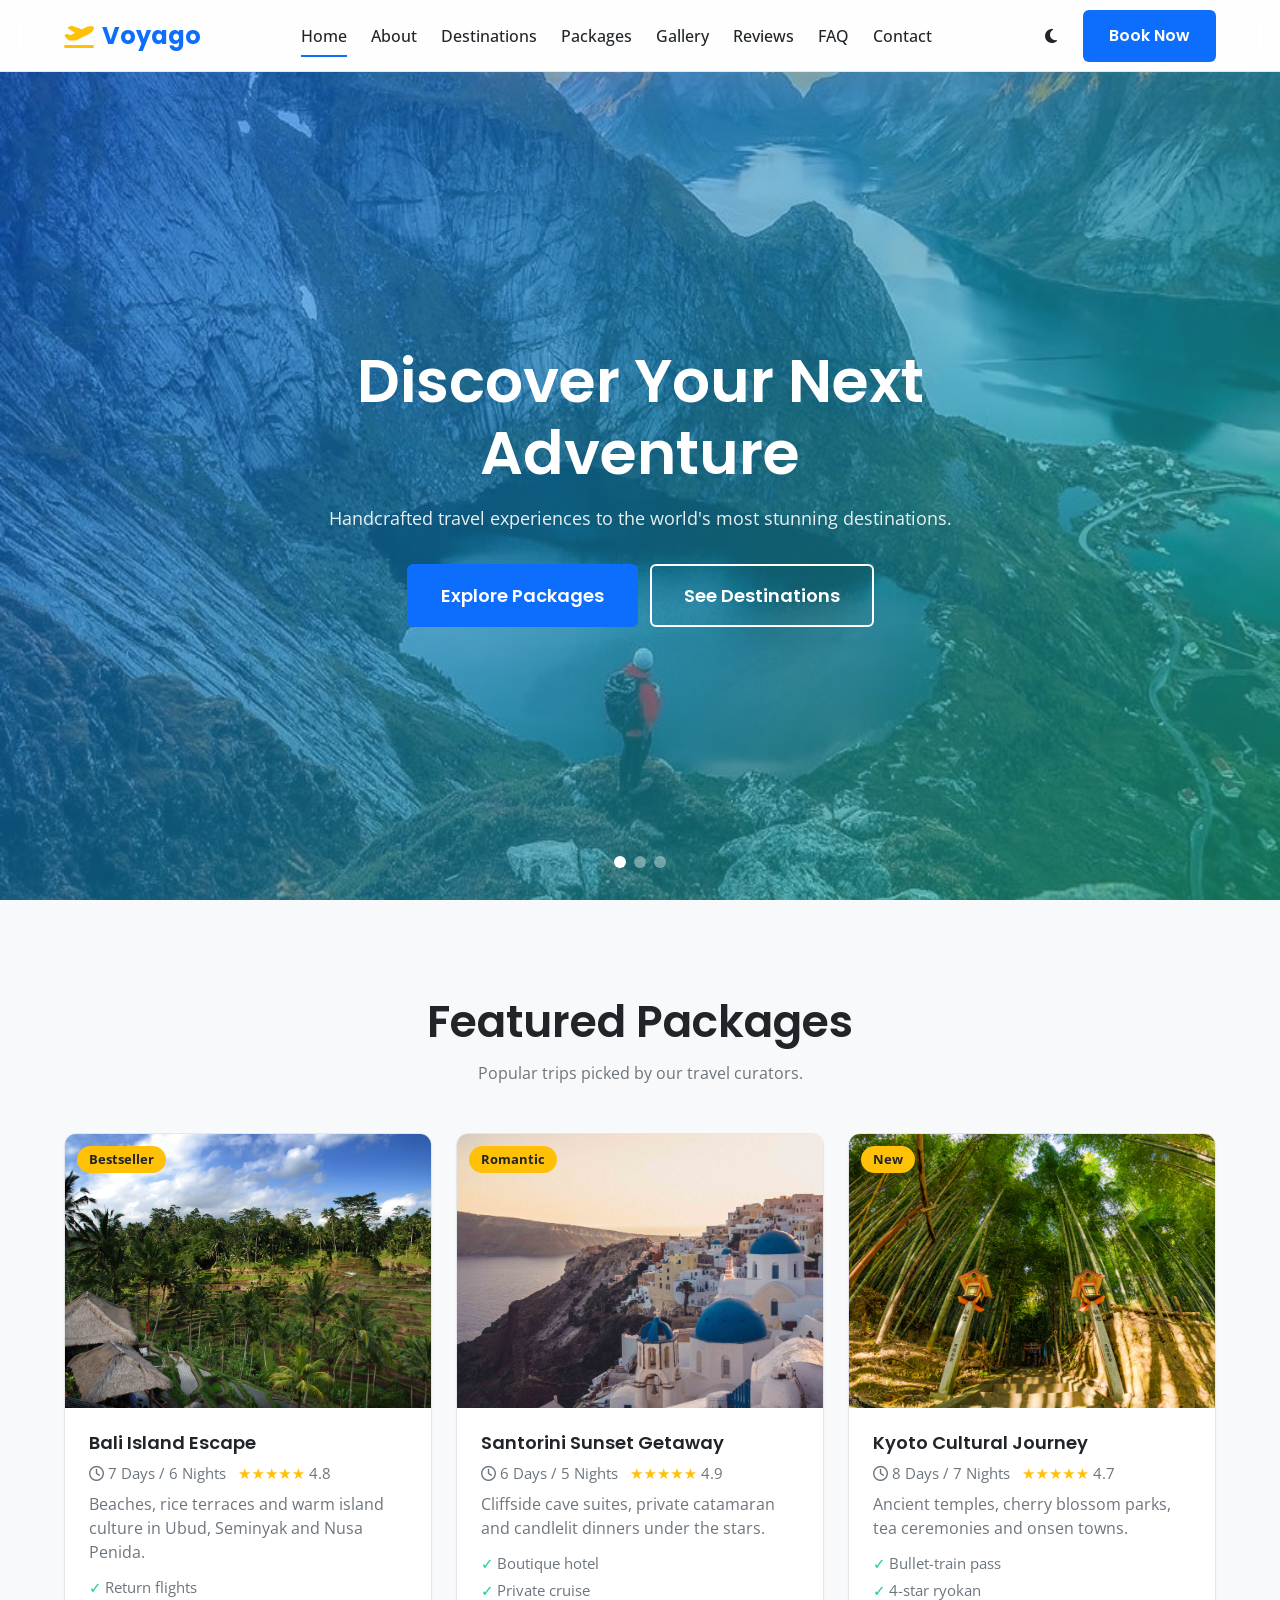
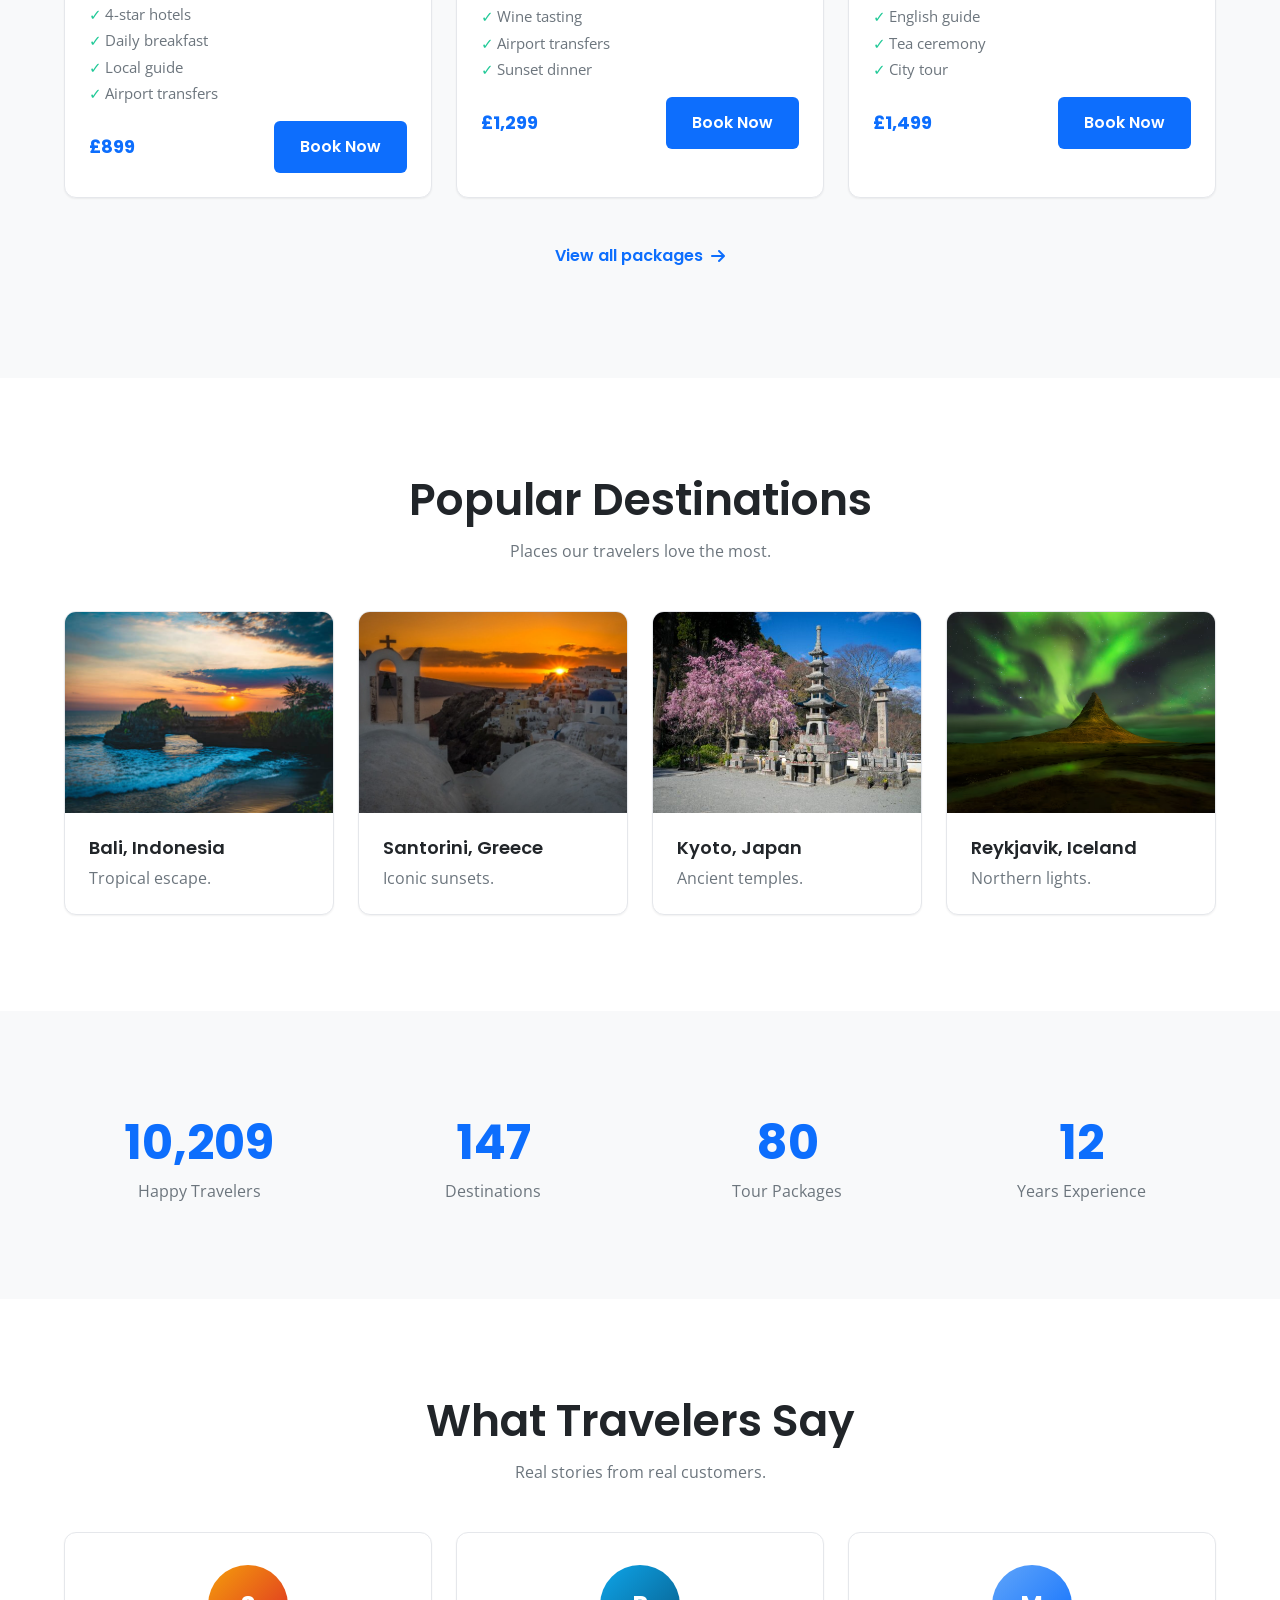
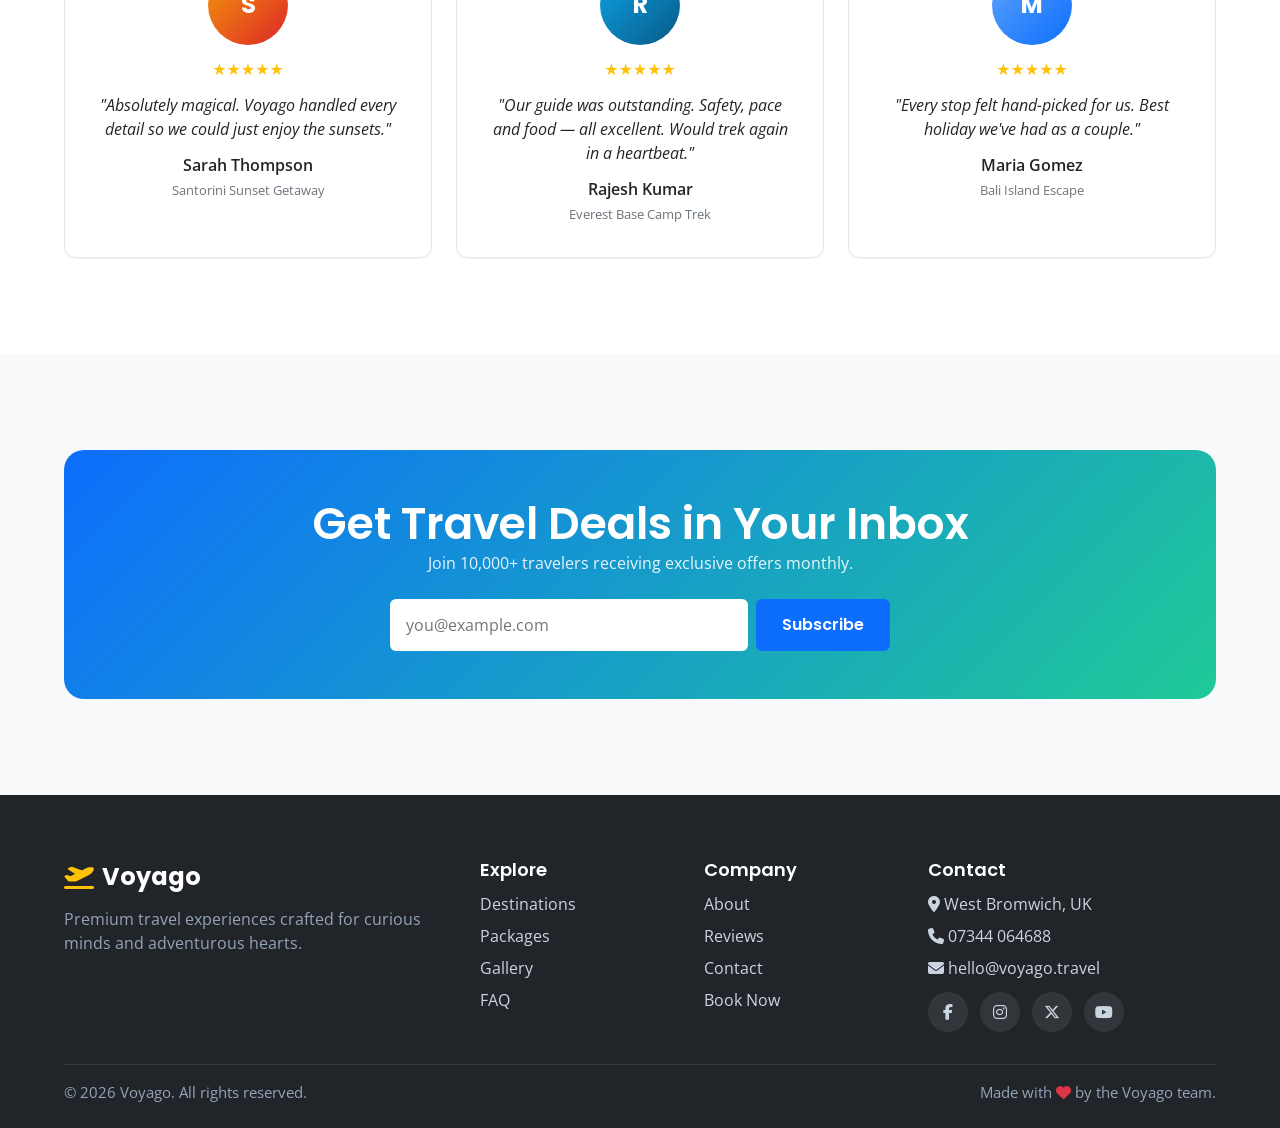
<file: index.html>
<!DOCTYPE html>
<html lang="en">
<head>
  <meta charset="UTF-8" />
  <meta name="viewport" content="width=device-width, initial-scale=1.0" />
  <meta name="description" content="Voyago — premium travel agency offering holiday packages, honeymoon tours, adventure trips and more." />
  <title>Voyago — Discover Your Next Adventure</title>
  <link rel="icon" href="assets/favicon/favicon.ico" />
  <link rel="preconnect" href="https://fonts.googleapis.com" />
  <link rel="preconnect" href="https://fonts.gstatic.com" crossorigin />
  <link href="https://fonts.googleapis.com/css2?family=Open+Sans:wght@400;500;600&family=Poppins:wght@400;500;600;700&display=swap" rel="stylesheet" />
  <link rel="stylesheet" href="https://cdnjs.cloudflare.com/ajax/libs/font-awesome/6.5.1/css/all.min.css" />
  <link rel="stylesheet" href="assets/css/reset.css" />
  <link rel="stylesheet" href="assets/css/variables.css" />
  <link rel="stylesheet" href="assets/css/style.css" />
  <link rel="stylesheet" href="assets/css/components.css" />
  <link rel="stylesheet" href="assets/css/animations.css" />
  <link rel="stylesheet" href="assets/css/responsive.css" />
</head>
<body>
  <a class="skip-link" href="#main">Skip to main content</a>

  <div class="loader" id="loader" aria-hidden="true">
    <div class="loader-spinner" role="status" aria-label="Loading"></div>
  </div>

  <header class="site-header" role="banner">
    <div class="container">
      <nav class="nav" aria-label="Primary">
        <a href="index.html" class="brand" aria-label="Voyago home">
          <i class="fa-solid fa-plane-departure" aria-hidden="true"></i>
          Voyago
        </a>
        <ul class="nav-menu" id="navMenu" aria-label="Main menu">
          <li><a href="index.html" class="active">Home</a></li>
          <li><a href="about.html">About</a></li>
          <li><a href="destinations.html">Destinations</a></li>
          <li><a href="packages.html">Packages</a></li>
          <li><a href="gallery.html">Gallery</a></li>
          <li><a href="testimonials.html">Reviews</a></li>
          <li><a href="faq.html">FAQ</a></li>
          <li><a href="contact.html">Contact</a></li>
        </ul>
        <div class="nav-actions">
          <button class="theme-toggle" id="themeToggle" aria-label="Toggle dark mode" aria-pressed="false">
            <i class="fa-solid fa-moon" aria-hidden="true"></i>
          </button>
          <a href="booking.html" class="btn btn-primary">Book Now</a>
          <button class="nav-toggle" id="navToggle" aria-label="Toggle menu" aria-controls="navMenu" aria-expanded="false">
            <i class="fa-solid fa-bars" aria-hidden="true"></i>
          </button>
        </div>
      </nav>
    </div>
  </header>

  <main id="main">
    <section class="hero" aria-labelledby="heroTitle">
      <div class="slider" id="heroSlider" aria-roledescription="carousel">
        <div class="slide active" style="background: linear-gradient(135deg, rgba(13,110,253,.55), rgba(32,201,151,.55)), url('assets/images/hero/travel-landscape-wide.jpg') center/cover no-repeat;">
          <div class="hero-inner">
            <h1 id="heroTitle">Discover Your Next Adventure</h1>
            <p>Handcrafted travel experiences to the world's most stunning destinations.</p>
            <div class="hero-actions">
              <a href="packages.html" class="btn btn-primary btn-lg">Explore Packages</a>
              <a href="destinations.html" class="btn btn-outline btn-lg">See Destinations</a>
            </div>
          </div>
        </div>
        <div class="slide" style="background: linear-gradient(135deg, rgba(220,53,69,.5), rgba(255,193,7,.5)), url('assets/images/hero/tropical-beach-aerial.jpg') center/cover no-repeat;">
          <div class="hero-inner">
            <h1>Escape the Ordinary</h1>
            <p>From tropical islands to snowy peaks — we design trips you'll remember forever.</p>
            <div class="hero-actions">
              <a href="booking.html" class="btn btn-primary btn-lg">Start Booking</a>
            </div>
          </div>
        </div>
        <div class="slide" style="background: linear-gradient(135deg, rgba(32,201,151,.55), rgba(13,110,253,.55)), url('assets/images/hero/himalaya-ridge.jpg') center/cover no-repeat;">
          <div class="hero-inner">
            <h1>Travel Made Simple</h1>
            <p>Flights, hotels, tours — one team, one plan, unforgettable memories.</p>
            <div class="hero-actions">
              <a href="contact.html" class="btn btn-primary btn-lg">Talk to an Expert</a>
            </div>
          </div>
        </div>
        <div class="slider-dots" id="sliderDots" role="tablist" aria-label="Slides"></div>
      </div>
    </section>

    <section class="section">
      <div class="container">
        <h2 class="section-title reveal">Featured Packages</h2>
        <p class="section-lead reveal">Popular trips picked by our travel curators.</p>
        <div class="grid-3 stagger" id="featuredPackages">
          <!-- injected by packages.js -->
        </div>
        <div style="text-align:center; margin-top: var(--sp-6);">
          <a href="packages.html" class="btn btn-ghost">View all packages <i class="fa-solid fa-arrow-right"></i></a>
        </div>
      </div>
    </section>

    <section class="section" style="background: var(--color-surface);">
      <div class="container">
        <h2 class="section-title reveal">Popular Destinations</h2>
        <p class="section-lead reveal">Places our travelers love the most.</p>
        <div class="grid-4">
          <a href="destinations.html" class="card reveal">
            <div class="card-media"><img src="assets/images/destinations/bali.jpg" alt="Bali temple at sunset" loading="lazy"></div>
            <div class="card-body"><h3 class="card-title">Bali, Indonesia</h3><p>Tropical escape.</p></div>
          </a>
          <a href="destinations.html" class="card reveal">
            <div class="card-media"><img src="assets/images/destinations/santorini.jpg" alt="Santorini Oia sunset" loading="lazy"></div>
            <div class="card-body"><h3 class="card-title">Santorini, Greece</h3><p>Iconic sunsets.</p></div>
          </a>
          <a href="destinations.html" class="card reveal">
            <div class="card-media"><img src="assets/images/destinations/kyoto.jpg" alt="Kyoto pagoda cherry blossom" loading="lazy"></div>
            <div class="card-body"><h3 class="card-title">Kyoto, Japan</h3><p>Ancient temples.</p></div>
          </a>
          <a href="destinations.html" class="card reveal">
            <div class="card-media"><img src="assets/images/destinations/iceland.avif" alt="Iceland northern lights" loading="lazy"></div>
            <div class="card-body"><h3 class="card-title">Reykjavik, Iceland</h3><p>Northern lights.</p></div>
          </a>
        </div>
      </div>
    </section>

    <section class="section">
      <div class="container">
        <div class="stats-grid">
          <div class="stat reveal"><span class="num" data-count="12500">0</span><p>Happy Travelers</p></div>
          <div class="stat reveal"><span class="num" data-count="180">0</span><p>Destinations</p></div>
          <div class="stat reveal"><span class="num" data-count="98">0</span><p>Tour Packages</p></div>
          <div class="stat reveal"><span class="num" data-count="15">0</span><p>Years Experience</p></div>
        </div>
      </div>
    </section>

    <section class="section" style="background: var(--color-surface);">
      <div class="container">
        <h2 class="section-title reveal">What Travelers Say</h2>
        <p class="section-lead reveal">Real stories from real customers.</p>
        <div class="grid-3 stagger" id="testimonialPreview">
          <!-- injected -->
        </div>
      </div>
    </section>

    <section class="section">
      <div class="container">
        <div class="newsletter reveal">
          <h2>Get Travel Deals in Your Inbox</h2>
          <p>Join 10,000+ travelers receiving exclusive offers monthly.</p>
          <form class="newsletter-form" id="newsletterForm" novalidate>
            <label for="newsletterEmail" class="visually-hidden" style="position:absolute;left:-9999px;">Email</label>
            <input type="email" id="newsletterEmail" placeholder="you@example.com" required />
            <button type="submit" class="btn btn-primary">Subscribe</button>
          </form>
        </div>
      </div>
    </section>
  </main>

  <footer class="site-footer" role="contentinfo">
    <div class="container">
      <div class="footer-grid">
        <div>
          <div class="brand" style="color:#fff;"><i class="fa-solid fa-plane-departure"></i> Voyago</div>
          <p style="color:#94a3b8; margin-top: var(--sp-3);">Premium travel experiences crafted for curious minds and adventurous hearts.</p>
        </div>
        <div>
          <h4>Explore</h4>
          <ul>
            <li><a href="destinations.html">Destinations</a></li>
            <li><a href="packages.html">Packages</a></li>
            <li><a href="gallery.html">Gallery</a></li>
            <li><a href="faq.html">FAQ</a></li>
          </ul>
        </div>
        <div>
          <h4>Company</h4>
          <ul>
            <li><a href="about.html">About</a></li>
            <li><a href="testimonials.html">Reviews</a></li>
            <li><a href="contact.html">Contact</a></li>
            <li><a href="booking.html">Book Now</a></li>
          </ul>
        </div>
        <div>
          <h4>Contact</h4>
          <ul>
            <li><i class="fa-solid fa-location-dot"></i> West Bromwich, UK</li>
            <li><i class="fa-solid fa-phone"></i> 07344 064688</li>
            <li><i class="fa-solid fa-envelope"></i> hello@voyago.travel</li>
          </ul>
          <div class="socials" style="margin-top: var(--sp-3);">
            <a href="#" aria-label="Facebook"><i class="fa-brands fa-facebook-f"></i></a>
            <a href="#" aria-label="Instagram"><i class="fa-brands fa-instagram"></i></a>
            <a href="#" aria-label="Twitter"><i class="fa-brands fa-x-twitter"></i></a>
            <a href="#" aria-label="YouTube"><i class="fa-brands fa-youtube"></i></a>
          </div>
        </div>
      </div>
      <div class="footer-bottom">
        <span>&copy; <span id="year"></span> Voyago. All rights reserved.</span>
        <span>Made with <i class="fa-solid fa-heart" style="color:var(--color-danger);"></i> by the Voyago team.</span>
      </div>
    </div>
  </footer>

  <button class="back-to-top" id="backToTop" aria-label="Back to top">
    <i class="fa-solid fa-arrow-up"></i>
  </button>

  <script src="assets/jquery/jquery.min.js"></script>
  <script src="assets/js/main.js"></script>
  <script src="assets/js/navbar.js"></script>
  <script src="assets/js/slider.js"></script>
  <script src="assets/js/packages.js"></script>
  <script src="assets/js/storage.js"></script>
  <script src="assets/js/accessibility.js"></script>
  <script src="assets/jquery/custom.jquery.js"></script>
</body>
</html>
</file>
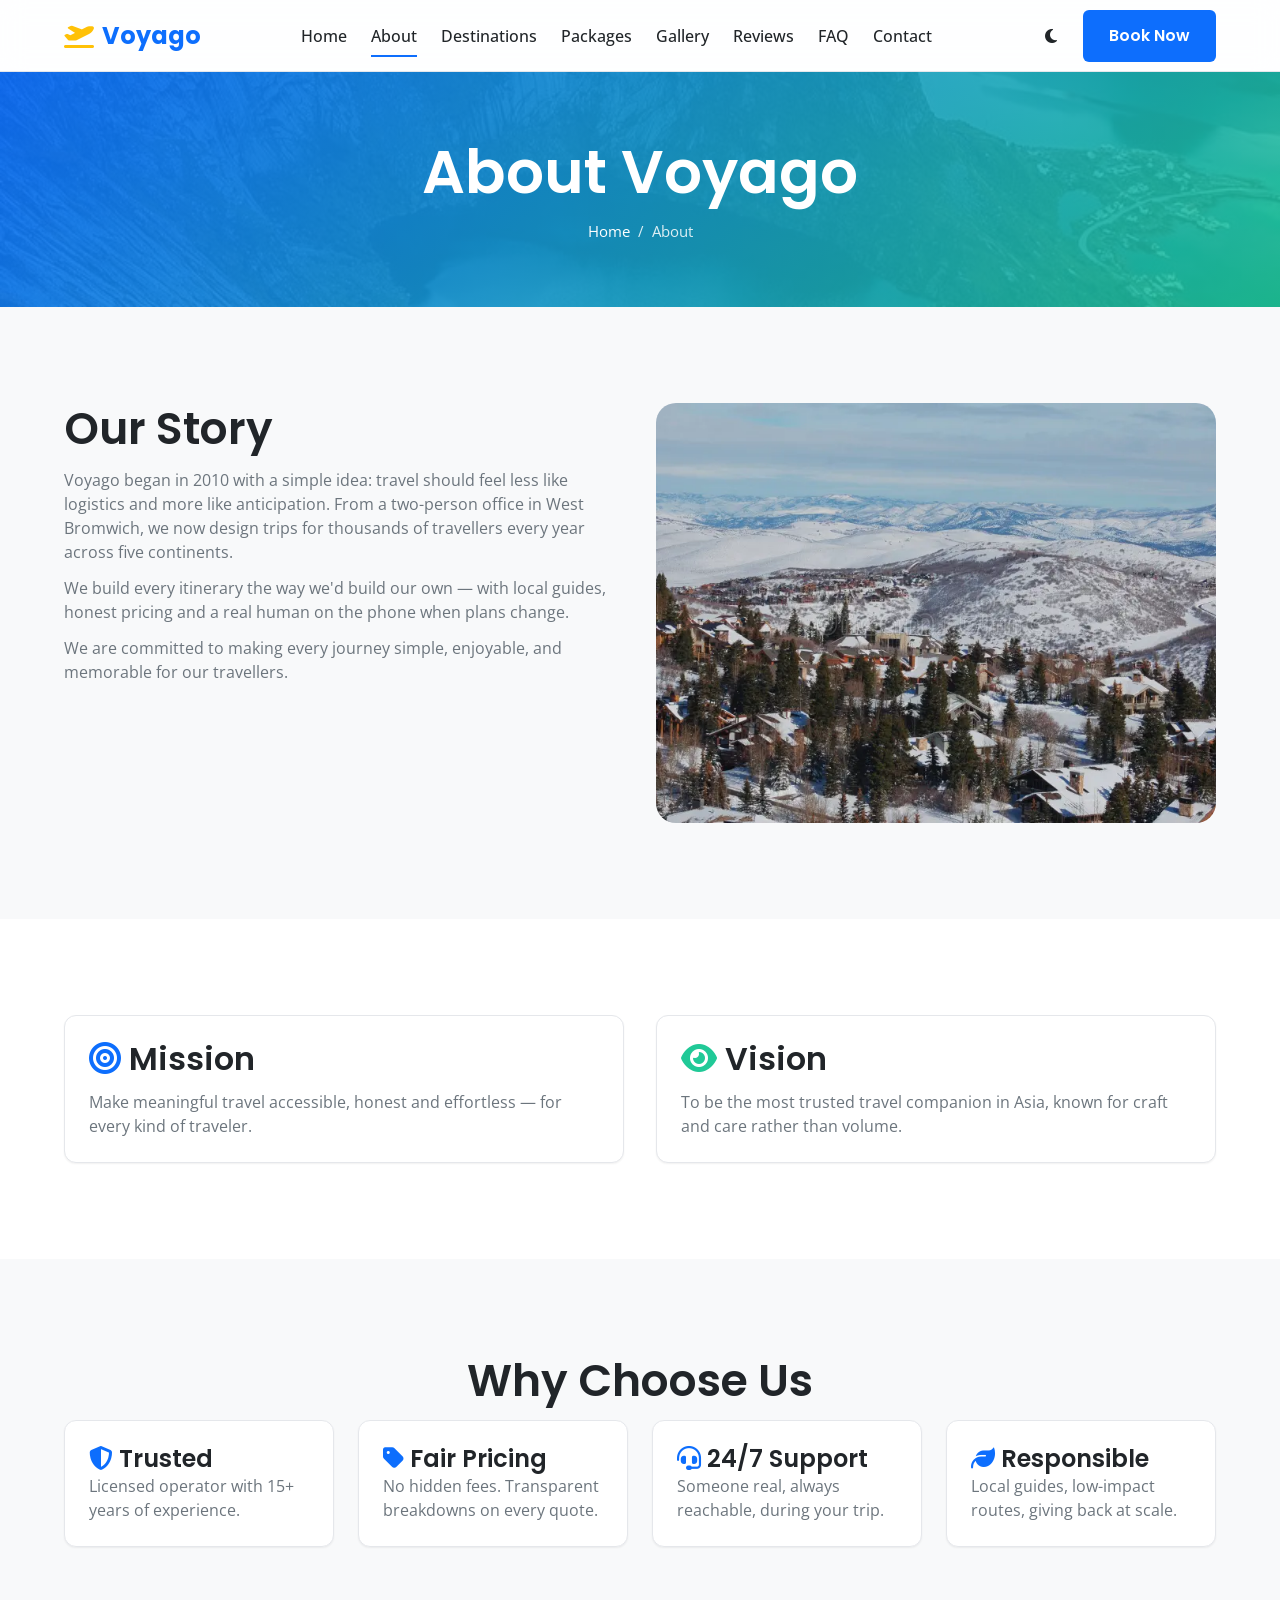
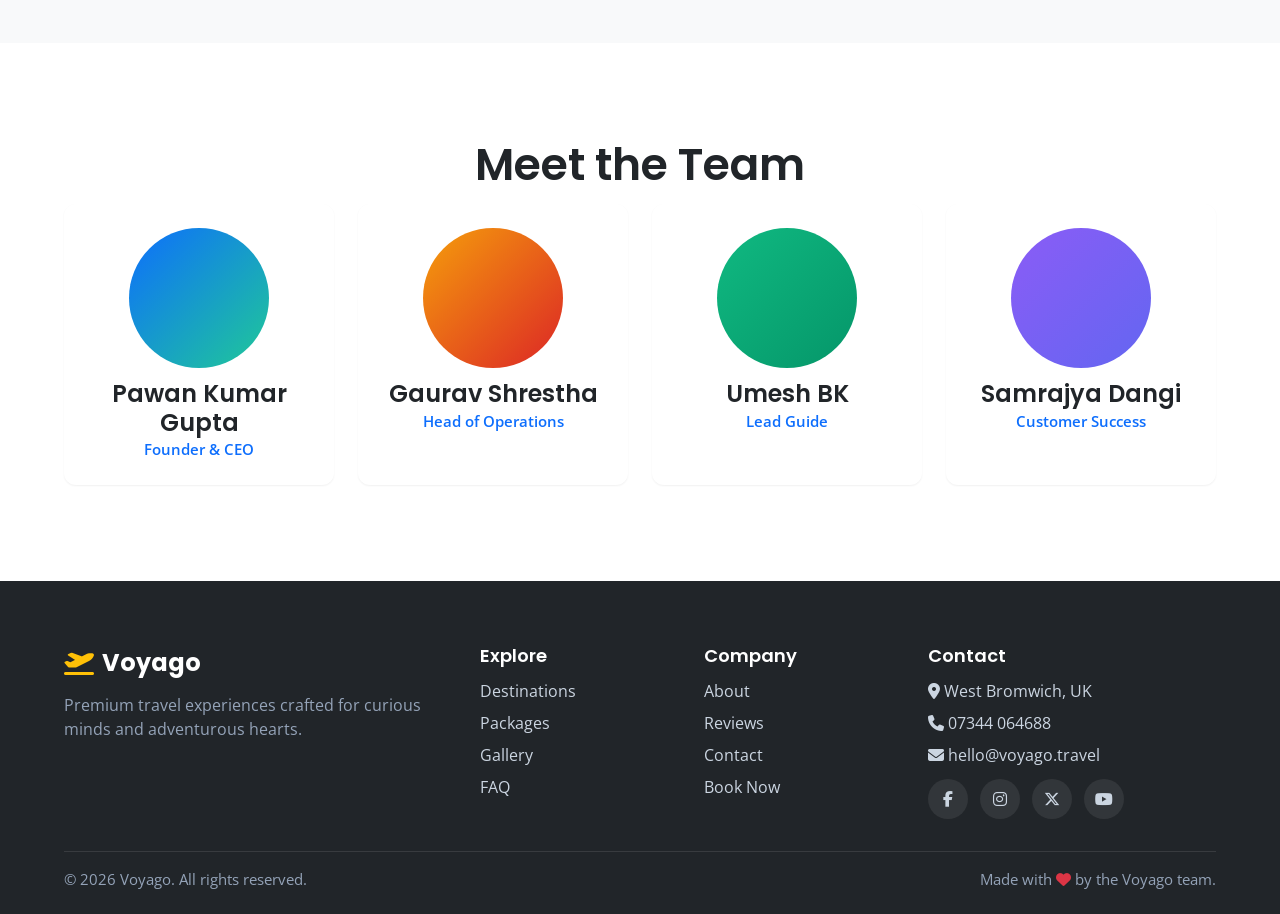
<file: about.html>
<!DOCTYPE html>
<html lang="en">
<head>
  <meta charset="UTF-8" />
  <meta name="viewport" content="width=device-width, initial-scale=1.0" />
  <meta name="description" content="About Voyago — our story, mission, vision and the people behind the trips." />
  <title>About — Voyago</title>
  <link rel="icon" href="assets/favicon/favicon.ico" />
  <link rel="preconnect" href="https://fonts.googleapis.com" />
  <link rel="preconnect" href="https://fonts.gstatic.com" crossorigin />
  <link href="https://fonts.googleapis.com/css2?family=Open+Sans:wght@400;500;600&family=Poppins:wght@400;500;600;700&display=swap" rel="stylesheet" />
  <link rel="stylesheet" href="https://cdnjs.cloudflare.com/ajax/libs/font-awesome/6.5.1/css/all.min.css" />
  <link rel="stylesheet" href="assets/css/reset.css" />
  <link rel="stylesheet" href="assets/css/variables.css" />
  <link rel="stylesheet" href="assets/css/style.css" />
  <link rel="stylesheet" href="assets/css/components.css" />
  <link rel="stylesheet" href="assets/css/animations.css" />
  <link rel="stylesheet" href="assets/css/responsive.css" />
</head>
<body>
  <a class="skip-link" href="#main">Skip to main content</a>
  <div class="loader" id="loader" aria-hidden="true"><div class="loader-spinner" role="status" aria-label="Loading"></div></div>

  <header class="site-header" role="banner">
    <div class="container">
      <nav class="nav" aria-label="Primary">
        <a href="index.html" class="brand"><i class="fa-solid fa-plane-departure"></i> Voyago</a>
        <ul class="nav-menu" id="navMenu">
          <li><a href="index.html">Home</a></li>
          <li><a href="about.html" class="active">About</a></li>
          <li><a href="destinations.html">Destinations</a></li>
          <li><a href="packages.html">Packages</a></li>
          <li><a href="gallery.html">Gallery</a></li>
          <li><a href="testimonials.html">Reviews</a></li>
          <li><a href="faq.html">FAQ</a></li>
          <li><a href="contact.html">Contact</a></li>
        </ul>
        <div class="nav-actions">
          <button class="theme-toggle" id="themeToggle" aria-label="Toggle dark mode"><i class="fa-solid fa-moon"></i></button>
          <a href="booking.html" class="btn btn-primary">Book Now</a>
          <button class="nav-toggle" id="navToggle" aria-label="Toggle menu" aria-controls="navMenu" aria-expanded="false"><i class="fa-solid fa-bars"></i></button>
        </div>
      </nav>
    </div>
  </header>

  <main id="main">
    <section class="page-banner">
      <div class="container">
        <h1>About Voyago</h1>
        <nav class="breadcrumb" aria-label="Breadcrumb"><a href="index.html">Home</a> / <span>About</span></nav>
      </div>
    </section>

    <section class="section">
      <div class="container grid-2">
        <div class="reveal left">
          <h2>Our Story</h2>
          <p style="margin-top: var(--sp-3);">Voyago began in 2010 with a simple idea: travel should feel less like logistics and more like anticipation. From a two-person office in West Bromwich, we now design trips for thousands of travellers every year across five continents.</p>
          <p style="margin-top: var(--sp-3);">We build every itinerary the way we'd build our own — with local guides, honest pricing and a real human on the phone when plans change.</p>
          <p style="margin-top: var(--sp-3);">We are committed to making every journey simple, enjoyable, and memorable for our travellers.</p>
        </div>
        <div class="reveal right" style="border-radius:var(--radius-lg); aspect-ratio:4/3; overflow:hidden;">
          <img src="assets/images/gallery/alpine-valley.webp" alt="Voyago team roots — mountain valley" loading="lazy" style="width:100%; height:100%; object-fit:cover; display:block;">
        </div>
      </div>
    </section>

    <section class="section" style="background: var(--color-surface);">
      <div class="container">
        <div class="grid-2">
          <div class="card reveal">
            <div class="card-body">
              <h3><i class="fa-solid fa-bullseye" style="color:var(--color-primary);"></i> Mission</h3>
              <p style="margin-top:var(--sp-3);">Make meaningful travel accessible, honest and effortless — for every kind of traveler.</p>
            </div>
          </div>
          <div class="card reveal">
            <div class="card-body">
              <h3><i class="fa-solid fa-eye" style="color:var(--color-secondary);"></i> Vision</h3>
              <p style="margin-top:var(--sp-3);">To be the most trusted travel companion in Asia, known for craft and care rather than volume.</p>
            </div>
          </div>
        </div>
      </div>
    </section>

    <section class="section">
      <div class="container">
        <h2 class="section-title reveal">Why Choose Us</h2>
        <div class="grid-4 stagger">
          <div class="card"><div class="card-body"><h4><i class="fa-solid fa-shield-halved" style="color:var(--color-primary);"></i> Trusted</h4><p>Licensed operator with 15+ years of experience.</p></div></div>
          <div class="card"><div class="card-body"><h4><i class="fa-solid fa-tag" style="color:var(--color-primary);"></i> Fair Pricing</h4><p>No hidden fees. Transparent breakdowns on every quote.</p></div></div>
          <div class="card"><div class="card-body"><h4><i class="fa-solid fa-headset" style="color:var(--color-primary);"></i> 24/7 Support</h4><p>Someone real, always reachable, during your trip.</p></div></div>
          <div class="card"><div class="card-body"><h4><i class="fa-solid fa-leaf" style="color:var(--color-primary);"></i> Responsible</h4><p>Local guides, low-impact routes, giving back at scale.</p></div></div>
        </div>
      </div>
    </section>

    <section class="section" style="background: var(--color-surface);">
      <div class="container">
        <h2 class="section-title reveal">Meet the Team</h2>
        <div class="grid-4 stagger">
          <div class="team-card">
            <div class="team-avatar" style="background:linear-gradient(135deg,#0d6efd,#20c997);"></div>
            <h4>Pawan Kumar Gupta</h4>
            <span class="team-role">Founder & CEO</span>
          </div>
          <div class="team-card">
            <div class="team-avatar" style="background:linear-gradient(135deg,#f59e0b,#dc2626);"></div>
            <h4>Gaurav Shrestha</h4>
            <span class="team-role">Head of Operations</span>
          </div>
          <div class="team-card">
            <div class="team-avatar" style="background:linear-gradient(135deg,#10b981,#059669);"></div>
            <h4>Umesh BK</h4>
            <span class="team-role">Lead Guide</span>
          </div>
          <div class="team-card">
            <div class="team-avatar" style="background:linear-gradient(135deg,#8b5cf6,#6366f1);"></div>
            <h4>Samrajya Dangi</h4>
            <span class="team-role">Customer Success</span>
          </div>
        </div>
      </div>
    </section>
  </main>

  <footer class="site-footer" role="contentinfo">
    <div class="container">
      <div class="footer-grid">
        <div>
          <div class="brand" style="color:#fff;"><i class="fa-solid fa-plane-departure"></i> Voyago</div>
          <p style="color:#94a3b8; margin-top: var(--sp-3);">Premium travel experiences crafted for curious minds and adventurous hearts.</p>
        </div>
        <div><h4>Explore</h4><ul><li><a href="destinations.html">Destinations</a></li><li><a href="packages.html">Packages</a></li><li><a href="gallery.html">Gallery</a></li><li><a href="faq.html">FAQ</a></li></ul></div>
        <div><h4>Company</h4><ul><li><a href="about.html">About</a></li><li><a href="testimonials.html">Reviews</a></li><li><a href="contact.html">Contact</a></li><li><a href="booking.html">Book Now</a></li></ul></div>
        <div>
          <h4>Contact</h4>
          <ul>
            <li><i class="fa-solid fa-location-dot"></i> West Bromwich, UK</li>
            <li><i class="fa-solid fa-phone"></i> 07344 064688</li>
            <li><i class="fa-solid fa-envelope"></i> hello@voyago.travel</li>
          </ul>
          <div class="socials" style="margin-top: var(--sp-3);">
            <a href="#" aria-label="Facebook"><i class="fa-brands fa-facebook-f"></i></a>
            <a href="#" aria-label="Instagram"><i class="fa-brands fa-instagram"></i></a>
            <a href="#" aria-label="Twitter"><i class="fa-brands fa-x-twitter"></i></a>
            <a href="#" aria-label="YouTube"><i class="fa-brands fa-youtube"></i></a>
          </div>
        </div>
      </div>
      <div class="footer-bottom">
        <span>&copy; <span id="year"></span> Voyago. All rights reserved.</span>
        <span>Made with <i class="fa-solid fa-heart" style="color:var(--color-danger);"></i> by the Voyago team.</span>
      </div>
    </div>
  </footer>

  <button class="back-to-top" id="backToTop" aria-label="Back to top"><i class="fa-solid fa-arrow-up"></i></button>

  <script src="assets/jquery/jquery.min.js"></script>
  <script src="assets/js/main.js"></script>
  <script src="assets/js/navbar.js"></script>
  <script src="assets/js/storage.js"></script>
  <script src="assets/js/accessibility.js"></script>
  <script src="assets/jquery/custom.jquery.js"></script>
</body>
</html>
</file>
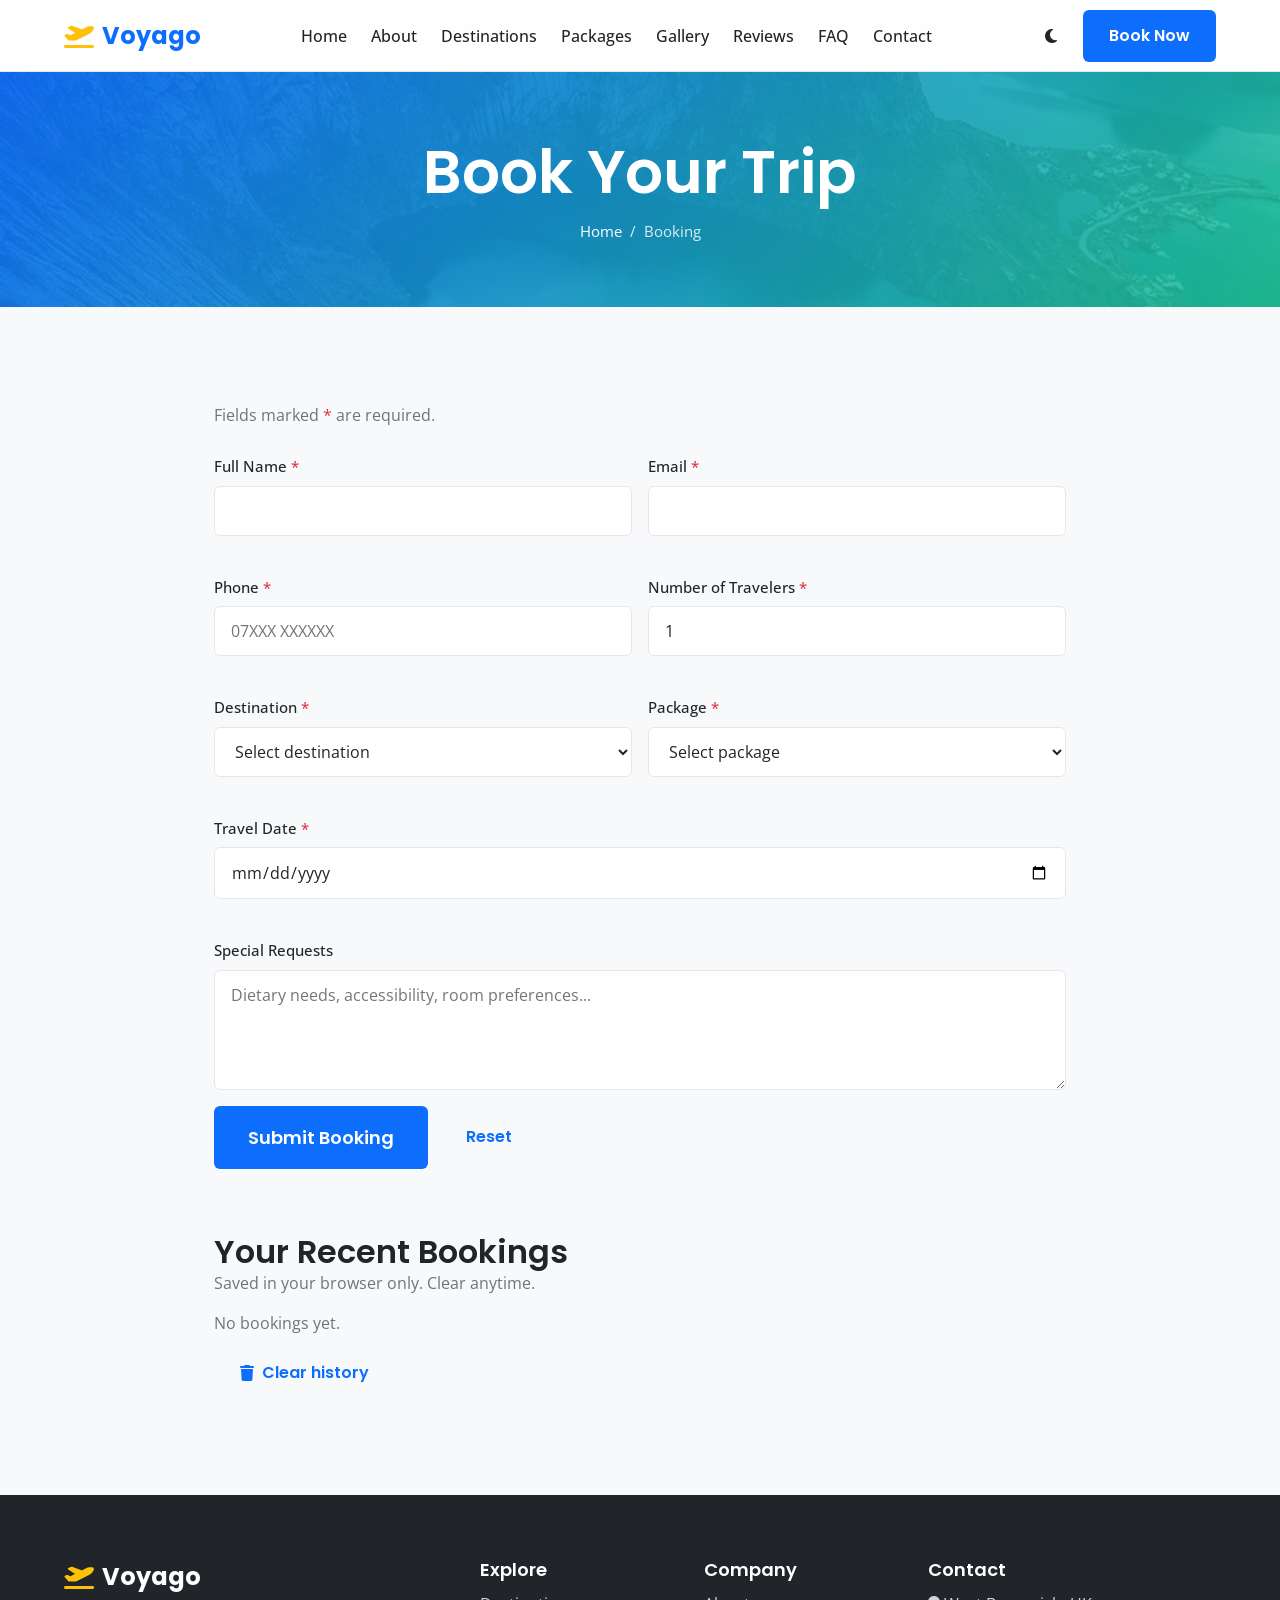
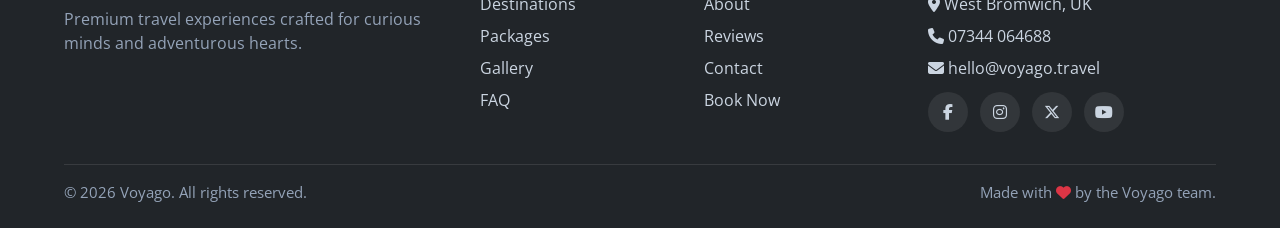
<file: booking.html>
<!DOCTYPE html>
<html lang="en">
<head>
  <meta charset="UTF-8" />
  <meta name="viewport" content="width=device-width, initial-scale=1.0" />
  <meta name="description" content="Book your Voyago trip — fill in details and receive instant confirmation." />
  <title>Book Now — Voyago</title>
  <link rel="icon" href="assets/favicon/favicon.ico" />
  <link href="https://fonts.googleapis.com/css2?family=Open+Sans:wght@400;500;600&family=Poppins:wght@400;500;600;700&display=swap" rel="stylesheet" />
  <link rel="stylesheet" href="https://cdnjs.cloudflare.com/ajax/libs/font-awesome/6.5.1/css/all.min.css" />
  <link rel="stylesheet" href="assets/css/reset.css" />
  <link rel="stylesheet" href="assets/css/variables.css" />
  <link rel="stylesheet" href="assets/css/style.css" />
  <link rel="stylesheet" href="assets/css/components.css" />
  <link rel="stylesheet" href="assets/css/animations.css" />
  <link rel="stylesheet" href="assets/css/responsive.css" />
</head>
<body>
  <a class="skip-link" href="#main">Skip to main content</a>
  <div class="loader" id="loader" aria-hidden="true"><div class="loader-spinner"></div></div>

  <header class="site-header">
    <div class="container">
      <nav class="nav" aria-label="Primary">
        <a href="index.html" class="brand"><i class="fa-solid fa-plane-departure"></i> Voyago</a>
        <ul class="nav-menu" id="navMenu">
          <li><a href="index.html">Home</a></li>
          <li><a href="about.html">About</a></li>
          <li><a href="destinations.html">Destinations</a></li>
          <li><a href="packages.html">Packages</a></li>
          <li><a href="gallery.html">Gallery</a></li>
          <li><a href="testimonials.html">Reviews</a></li>
          <li><a href="faq.html">FAQ</a></li>
          <li><a href="contact.html">Contact</a></li>
        </ul>
        <div class="nav-actions">
          <button class="theme-toggle" id="themeToggle" aria-label="Toggle dark mode"><i class="fa-solid fa-moon"></i></button>
          <a href="booking.html" class="btn btn-primary active">Book Now</a>
          <button class="nav-toggle" id="navToggle" aria-label="Toggle menu" aria-controls="navMenu" aria-expanded="false"><i class="fa-solid fa-bars"></i></button>
        </div>
      </nav>
    </div>
  </header>

  <main id="main">
    <section class="page-banner">
      <div class="container">
        <h1>Book Your Trip</h1>
        <nav class="breadcrumb"><a href="index.html">Home</a> / <span>Booking</span></nav>
      </div>
    </section>

    <section class="section">
      <div class="container" style="max-width: 900px;">
        <div id="alertBox" aria-live="polite"></div>

        <form class="form" id="bookingForm" novalidate aria-describedby="formDesc">
          <p id="formDesc" style="margin-bottom: var(--sp-3);">Fields marked <span style="color:var(--color-danger);">*</span> are required.</p>

          <div class="form-row">
            <div class="field">
              <label for="fullName">Full Name <span class="req">*</span></label>
              <input id="fullName" name="fullName" type="text" autocomplete="name" required aria-required="true" />
              <span class="error" id="fullNameError" role="alert"></span>
            </div>
            <div class="field">
              <label for="email">Email <span class="req">*</span></label>
              <input id="email" name="email" type="email" autocomplete="email" required aria-required="true" />
              <span class="error" id="emailError" role="alert"></span>
            </div>
          </div>

          <div class="form-row">
            <div class="field">
              <label for="phone">Phone <span class="req">*</span></label>
              <input id="phone" name="phone" type="tel" autocomplete="tel" inputmode="tel" pattern="^(\+44\s?|0)7\d{3}\s?\d{6}$" placeholder="07XXX XXXXXX" required aria-required="true" />
              <span class="error" id="phoneError" role="alert"></span>
            </div>
            <div class="field">
              <label for="travelers">Number of Travelers <span class="req">*</span></label>
              <input id="travelers" name="travelers" type="number" min="1" max="20" value="1" required aria-required="true" />
              <span class="error" id="travelersError" role="alert"></span>
            </div>
          </div>

          <div class="form-row">
            <div class="field">
              <label for="destination">Destination <span class="req">*</span></label>
              <select id="destination" name="destination" required aria-required="true">
                <option value="">Select destination</option>
                <option>Bali, Indonesia</option>
                <option>Santorini, Greece</option>
                <option>Kyoto, Japan</option>
                <option>Reykjavik, Iceland</option>
                <option>Marrakech, Morocco</option>
                <option>Maldives</option>
                <option>Lake District, UK</option>
                <option>Kathmandu, Nepal</option>
                <option>Pokhara, Nepal</option>
              </select>
              <span class="error" id="destinationError" role="alert"></span>
            </div>
            <div class="field">
              <label for="pkg">Package <span class="req">*</span></label>
              <select id="pkg" name="pkg" required aria-required="true">
                <option value="">Select package</option>
                <option>Holiday</option>
                <option>Honeymoon</option>
                <option>Adventure</option>
                <option>Family</option>
                <option>Corporate</option>
              </select>
              <span class="error" id="pkgError" role="alert"></span>
            </div>
          </div>

          <div class="field">
            <label for="travelDate">Travel Date <span class="req">*</span></label>
            <input id="travelDate" name="travelDate" type="date" required aria-required="true" />
            <span class="error" id="travelDateError" role="alert"></span>
          </div>

          <div class="field">
            <label for="notes">Special Requests</label>
            <textarea id="notes" name="notes" placeholder="Dietary needs, accessibility, room preferences..."></textarea>
          </div>

          <div style="display:flex; gap:var(--sp-3); flex-wrap:wrap;">
            <button type="submit" class="btn btn-primary btn-lg">Submit Booking</button>
            <button type="reset" class="btn btn-ghost">Reset</button>
          </div>
        </form>

        <div id="bookingSummaryWrap" style="margin-top: var(--sp-8); display:none;">
          <div class="booking-summary" id="bookingSummary" aria-live="polite">
            <h3>Booking Summary</h3>
            <dl id="summaryList"></dl>
          </div>
        </div>

        <section style="margin-top: var(--sp-10);">
          <h3>Your Recent Bookings</h3>
          <p style="margin-bottom: var(--sp-4);">Saved in your browser only. Clear anytime.</p>
          <div id="bookingHistory"></div>
          <button class="btn btn-ghost" id="clearHistory" style="margin-top: var(--sp-3);"><i class="fa-solid fa-trash"></i> Clear history</button>
        </section>
      </div>
    </section>
  </main>

  <div class="modal" id="successModal" role="dialog" aria-modal="true" aria-labelledby="successTitle">
    <div class="modal-body">
      <i class="fa-solid fa-circle-check success" aria-hidden="true"></i>
      <h3 id="successTitle">Booking Received!</h3>
      <p style="margin: var(--sp-3) 0;">We've saved your request. Our team will contact you within 24 hours.</p>
      <button class="btn btn-primary" id="successClose">Great, thanks</button>
    </div>
  </div>

  <footer class="site-footer">
    <div class="container">
      <div class="footer-grid">
        <div><div class="brand" style="color:#fff;"><i class="fa-solid fa-plane-departure"></i> Voyago</div><p style="color:#94a3b8; margin-top:var(--sp-3);">Premium travel experiences crafted for curious minds and adventurous hearts.</p></div>
        <div><h4>Explore</h4><ul><li><a href="destinations.html">Destinations</a></li><li><a href="packages.html">Packages</a></li><li><a href="gallery.html">Gallery</a></li><li><a href="faq.html">FAQ</a></li></ul></div>
        <div><h4>Company</h4><ul><li><a href="about.html">About</a></li><li><a href="testimonials.html">Reviews</a></li><li><a href="contact.html">Contact</a></li><li><a href="booking.html">Book Now</a></li></ul></div>
        <div><h4>Contact</h4><ul><li><i class="fa-solid fa-location-dot"></i> West Bromwich, UK</li><li><i class="fa-solid fa-phone"></i> 07344 064688</li><li><i class="fa-solid fa-envelope"></i> hello@voyago.travel</li></ul><div class="socials" style="margin-top:var(--sp-3);"><a href="#" aria-label="Facebook"><i class="fa-brands fa-facebook-f"></i></a><a href="#" aria-label="Instagram"><i class="fa-brands fa-instagram"></i></a><a href="#" aria-label="Twitter"><i class="fa-brands fa-x-twitter"></i></a><a href="#" aria-label="YouTube"><i class="fa-brands fa-youtube"></i></a></div></div>
      </div>
      <div class="footer-bottom"><span>&copy; <span id="year"></span> Voyago. All rights reserved.</span><span>Made with <i class="fa-solid fa-heart" style="color:var(--color-danger);"></i> by the Voyago team.</span></div>
    </div>
  </footer>

  <button class="back-to-top" id="backToTop" aria-label="Back to top"><i class="fa-solid fa-arrow-up"></i></button>

  <script src="assets/jquery/jquery.min.js"></script>
  <script src="assets/js/main.js"></script>
  <script src="assets/js/navbar.js"></script>
  <script src="assets/js/validation.js"></script>
  <script src="assets/js/storage.js"></script>
  <script src="assets/js/booking.js"></script>
  <script src="assets/js/accessibility.js"></script>
  <script src="assets/jquery/custom.jquery.js"></script>
</body>
</html>
</file>
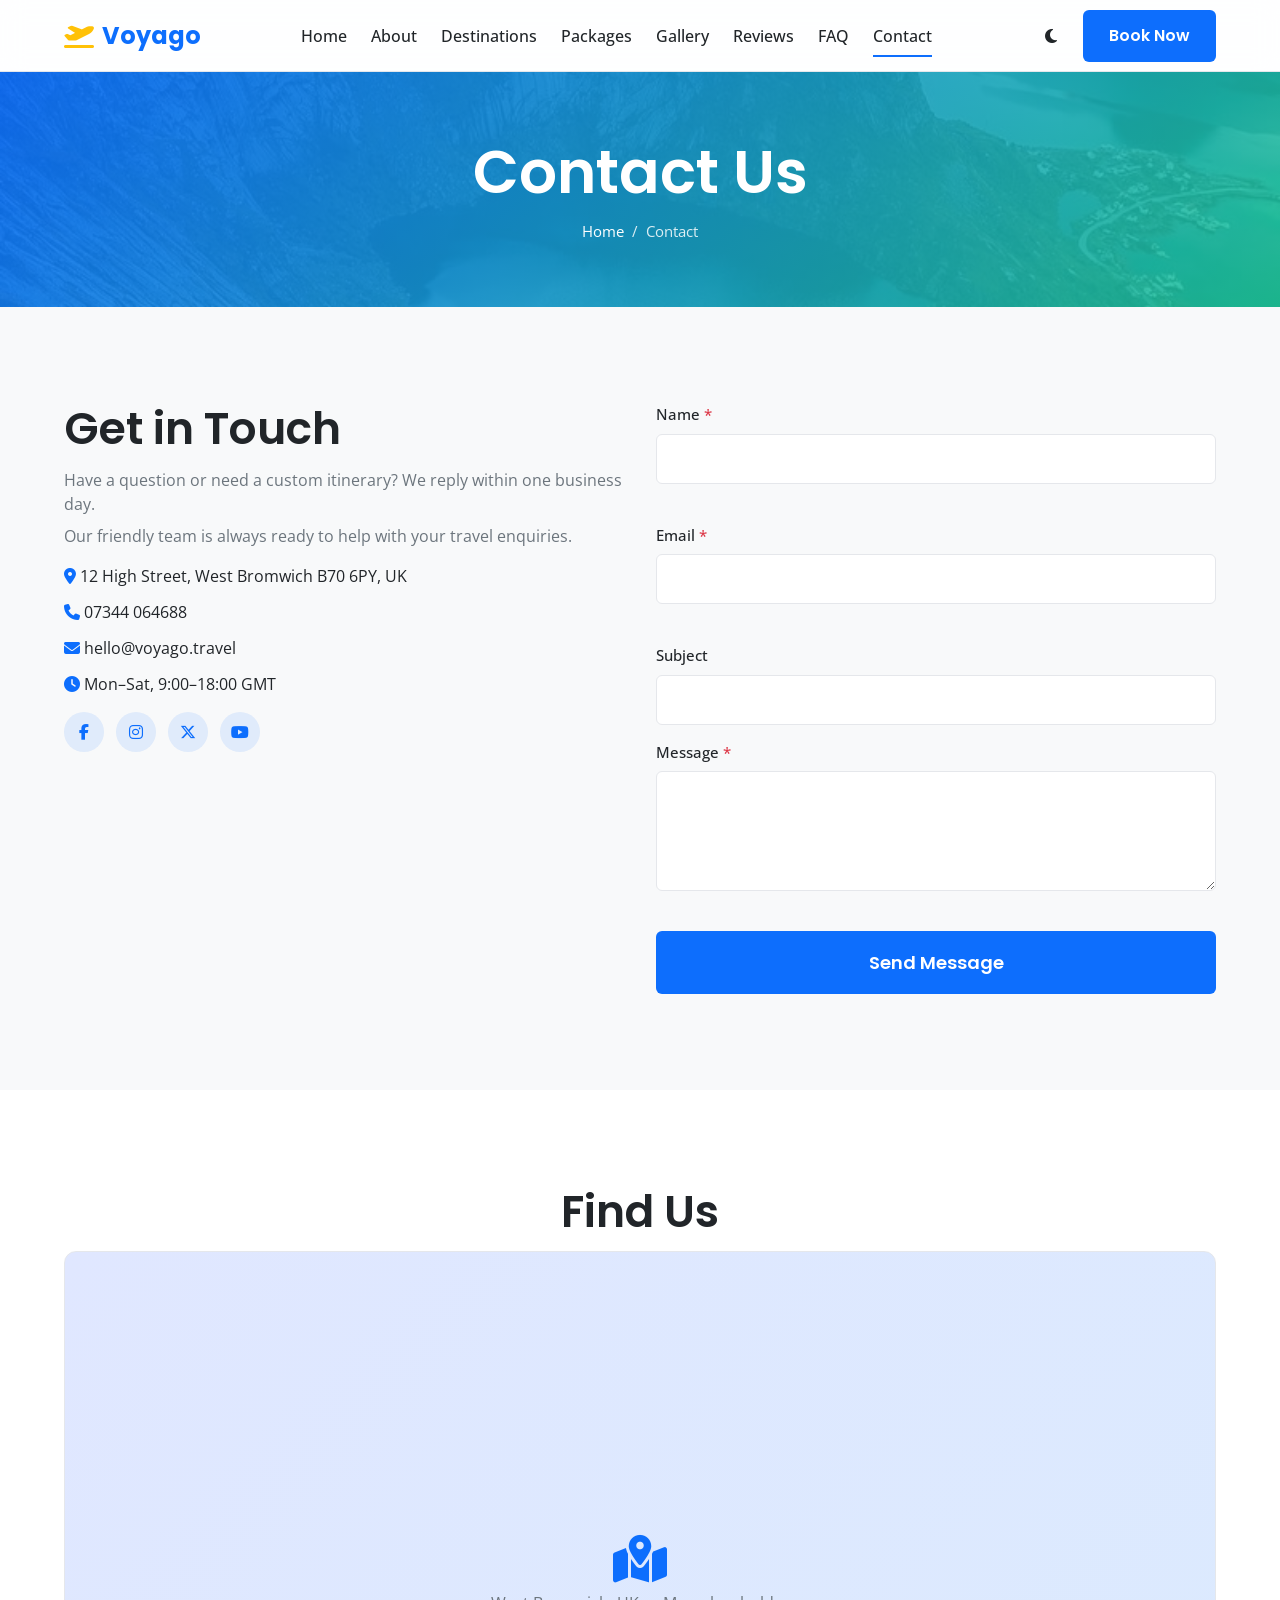
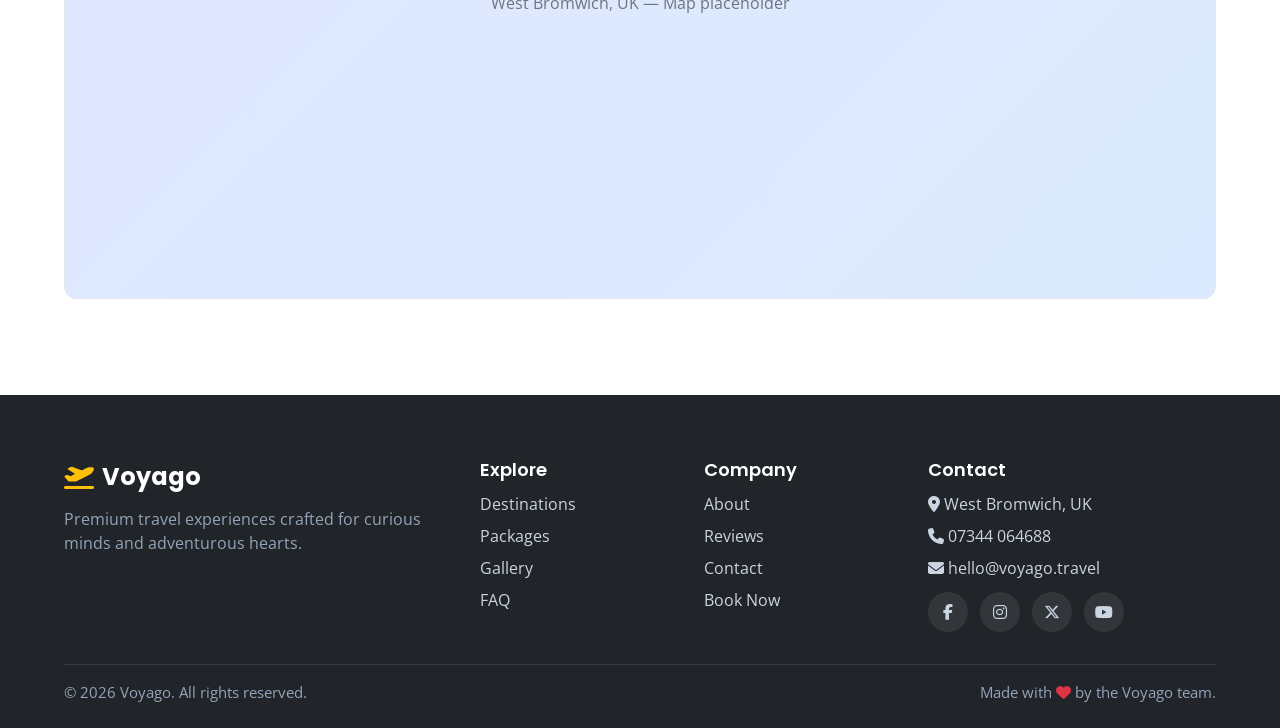
<file: contact.html>
<!DOCTYPE html>
<html lang="en">
<head>
  <meta charset="UTF-8" />
  <meta name="viewport" content="width=device-width, initial-scale=1.0" />
  <meta name="description" content="Get in touch with the Voyago travel team." />
  <title>Contact — Voyago</title>
  <link rel="icon" href="assets/favicon/favicon.ico" />
  <link href="https://fonts.googleapis.com/css2?family=Open+Sans:wght@400;500;600&family=Poppins:wght@400;500;600;700&display=swap" rel="stylesheet" />
  <link rel="stylesheet" href="https://cdnjs.cloudflare.com/ajax/libs/font-awesome/6.5.1/css/all.min.css" />
  <link rel="stylesheet" href="assets/css/reset.css" />
  <link rel="stylesheet" href="assets/css/variables.css" />
  <link rel="stylesheet" href="assets/css/style.css" />
  <link rel="stylesheet" href="assets/css/components.css" />
  <link rel="stylesheet" href="assets/css/animations.css" />
  <link rel="stylesheet" href="assets/css/responsive.css" />
</head>
<body>
  <a class="skip-link" href="#main">Skip to main content</a>
  <div class="loader" id="loader" aria-hidden="true"><div class="loader-spinner"></div></div>

  <header class="site-header">
    <div class="container">
      <nav class="nav" aria-label="Primary">
        <a href="index.html" class="brand"><i class="fa-solid fa-plane-departure"></i> Voyago</a>
        <ul class="nav-menu" id="navMenu">
          <li><a href="index.html">Home</a></li>
          <li><a href="about.html">About</a></li>
          <li><a href="destinations.html">Destinations</a></li>
          <li><a href="packages.html">Packages</a></li>
          <li><a href="gallery.html">Gallery</a></li>
          <li><a href="testimonials.html">Reviews</a></li>
          <li><a href="faq.html">FAQ</a></li>
          <li><a href="contact.html" class="active">Contact</a></li>
        </ul>
        <div class="nav-actions">
          <button class="theme-toggle" id="themeToggle" aria-label="Toggle dark mode"><i class="fa-solid fa-moon"></i></button>
          <a href="booking.html" class="btn btn-primary">Book Now</a>
          <button class="nav-toggle" id="navToggle" aria-label="Toggle menu" aria-controls="navMenu" aria-expanded="false"><i class="fa-solid fa-bars"></i></button>
        </div>
      </nav>
    </div>
  </header>

  <main id="main">
    <section class="page-banner">
      <div class="container">
        <h1>Contact Us</h1>
        <nav class="breadcrumb"><a href="index.html">Home</a> / <span>Contact</span></nav>
      </div>
    </section>

    <section class="section">
      <div class="container grid-2">
        <div class="reveal left">
          <h2>Get in Touch</h2>
          <p style="margin-top: var(--sp-3);">Have a question or need a custom itinerary? We reply within one business day.</p>
          <p style="margin-top: var(--sp-2);">Our friendly team is always ready to help with your travel enquiries.</p>
          <ul style="margin-top: var(--sp-4); display: grid; gap: var(--sp-3);">
            <li><i class="fa-solid fa-location-dot" style="color:var(--color-primary);"></i> 12 High Street, West Bromwich B70 6PY, UK</li>
            <li><i class="fa-solid fa-phone" style="color:var(--color-primary);"></i> 07344 064688</li>
            <li><i class="fa-solid fa-envelope" style="color:var(--color-primary);"></i> hello@voyago.travel</li>
            <li><i class="fa-solid fa-clock" style="color:var(--color-primary);"></i> Mon–Sat, 9:00–18:00 GMT</li>
          </ul>
          <div class="socials" style="margin-top: var(--sp-4);">
            <a href="#" aria-label="Facebook" style="background:rgba(13,110,253,.1);color:var(--color-primary);"><i class="fa-brands fa-facebook-f"></i></a>
            <a href="#" aria-label="Instagram" style="background:rgba(13,110,253,.1);color:var(--color-primary);"><i class="fa-brands fa-instagram"></i></a>
            <a href="#" aria-label="Twitter" style="background:rgba(13,110,253,.1);color:var(--color-primary);"><i class="fa-brands fa-x-twitter"></i></a>
            <a href="#" aria-label="YouTube" style="background:rgba(13,110,253,.1);color:var(--color-primary);"><i class="fa-brands fa-youtube"></i></a>
          </div>
        </div>

        <form class="form reveal right" id="contactForm" novalidate>
          <div class="field">
            <label for="cName">Name <span class="req">*</span></label>
            <input id="cName" name="cName" type="text" required />
            <span class="error" id="cNameError" role="alert"></span>
          </div>
          <div class="field">
            <label for="cEmail">Email <span class="req">*</span></label>
            <input id="cEmail" name="cEmail" type="email" required />
            <span class="error" id="cEmailError" role="alert"></span>
          </div>
          <div class="field">
            <label for="cSubject">Subject</label>
            <input id="cSubject" name="cSubject" type="text" />
          </div>
          <div class="field">
            <label for="cMessage">Message <span class="req">*</span></label>
            <textarea id="cMessage" name="cMessage" required></textarea>
            <span class="error" id="cMessageError" role="alert"></span>
          </div>
          <button type="submit" class="btn btn-primary btn-lg">Send Message</button>
        </form>
      </div>
    </section>

    <section class="section" style="background: var(--color-surface);">
      <div class="container">
        <h2 class="section-title reveal">Find Us</h2>
        <div class="map-embed reveal">
          <div style="text-align:center;">
            <i class="fa-solid fa-map-location-dot" style="font-size:3rem; color:var(--color-primary);"></i>
            <p style="margin-top:var(--sp-2);">West Bromwich, UK — Map placeholder</p>
          </div>
        </div>
      </div>
    </section>
  </main>

  <footer class="site-footer">
    <div class="container">
      <div class="footer-grid">
        <div><div class="brand" style="color:#fff;"><i class="fa-solid fa-plane-departure"></i> Voyago</div><p style="color:#94a3b8; margin-top:var(--sp-3);">Premium travel experiences crafted for curious minds and adventurous hearts.</p></div>
        <div><h4>Explore</h4><ul><li><a href="destinations.html">Destinations</a></li><li><a href="packages.html">Packages</a></li><li><a href="gallery.html">Gallery</a></li><li><a href="faq.html">FAQ</a></li></ul></div>
        <div><h4>Company</h4><ul><li><a href="about.html">About</a></li><li><a href="testimonials.html">Reviews</a></li><li><a href="contact.html">Contact</a></li><li><a href="booking.html">Book Now</a></li></ul></div>
        <div><h4>Contact</h4><ul><li><i class="fa-solid fa-location-dot"></i> West Bromwich, UK</li><li><i class="fa-solid fa-phone"></i> 07344 064688</li><li><i class="fa-solid fa-envelope"></i> hello@voyago.travel</li></ul><div class="socials" style="margin-top:var(--sp-3);"><a href="#" aria-label="Facebook"><i class="fa-brands fa-facebook-f"></i></a><a href="#" aria-label="Instagram"><i class="fa-brands fa-instagram"></i></a><a href="#" aria-label="Twitter"><i class="fa-brands fa-x-twitter"></i></a><a href="#" aria-label="YouTube"><i class="fa-brands fa-youtube"></i></a></div></div>
      </div>
      <div class="footer-bottom"><span>&copy; <span id="year"></span> Voyago. All rights reserved.</span><span>Made with <i class="fa-solid fa-heart" style="color:var(--color-danger);"></i> by the Voyago team.</span></div>
    </div>
  </footer>

  <button class="back-to-top" id="backToTop" aria-label="Back to top"><i class="fa-solid fa-arrow-up"></i></button>

  <script src="assets/jquery/jquery.min.js"></script>
  <script src="assets/js/main.js"></script>
  <script src="assets/js/navbar.js"></script>
  <script src="assets/js/validation.js"></script>
  <script src="assets/js/storage.js"></script>
  <script src="assets/js/accessibility.js"></script>
  <script src="assets/jquery/custom.jquery.js"></script>
</body>
</html>
</file>
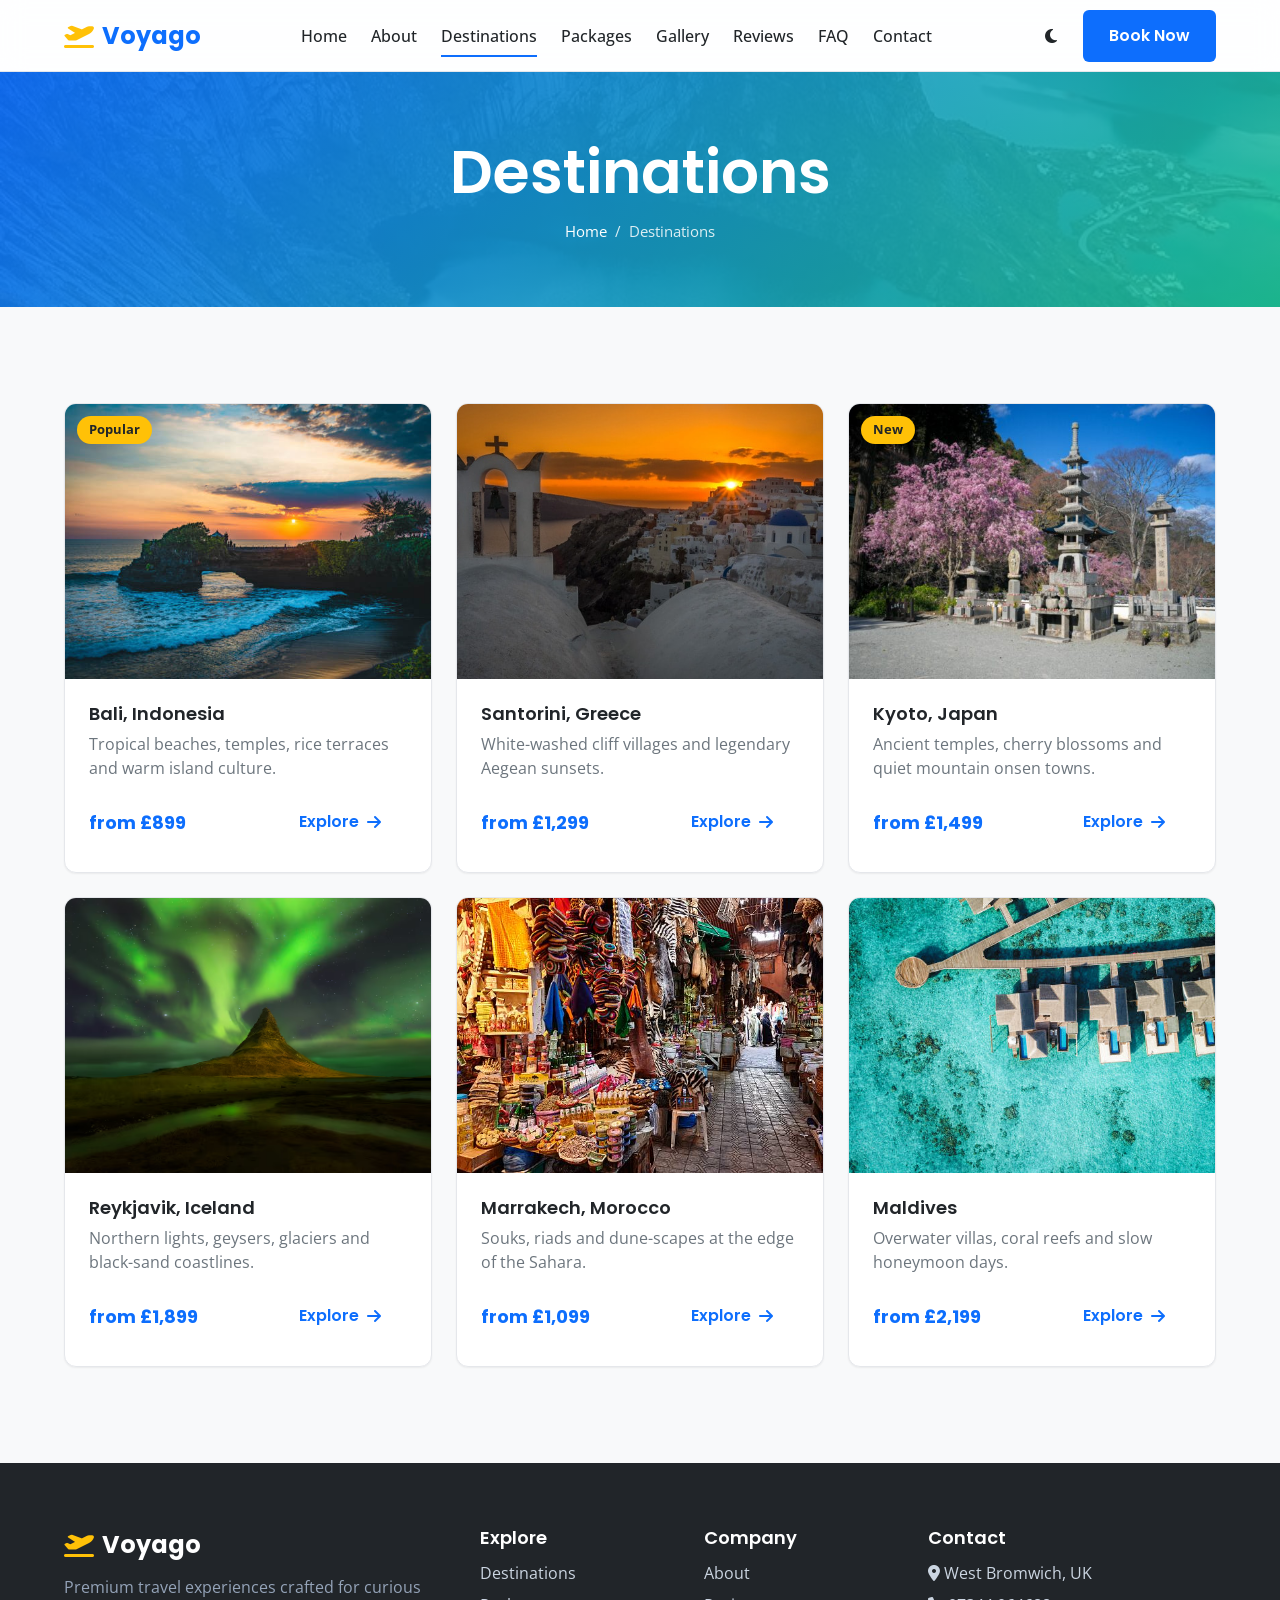
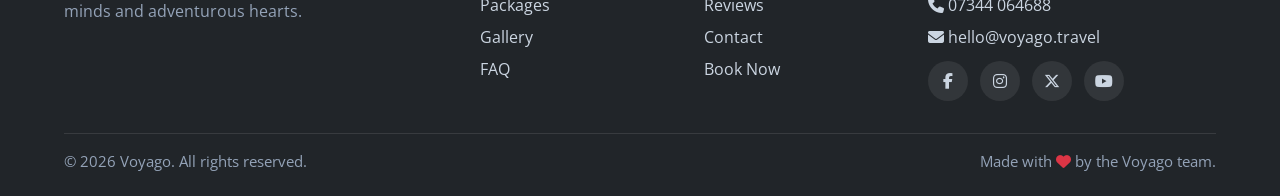
<file: destinations.html>
<!DOCTYPE html>
<html lang="en">
<head>
  <meta charset="UTF-8" />
  <meta name="viewport" content="width=device-width, initial-scale=1.0" />
  <meta name="description" content="Browse trending destinations curated by Voyago." />
  <title>Destinations — Voyago</title>
  <link rel="icon" href="assets/favicon/favicon.ico" />
  <link href="https://fonts.googleapis.com/css2?family=Open+Sans:wght@400;500;600&family=Poppins:wght@400;500;600;700&display=swap" rel="stylesheet" />
  <link rel="stylesheet" href="https://cdnjs.cloudflare.com/ajax/libs/font-awesome/6.5.1/css/all.min.css" />
  <link rel="stylesheet" href="assets/css/reset.css" />
  <link rel="stylesheet" href="assets/css/variables.css" />
  <link rel="stylesheet" href="assets/css/style.css" />
  <link rel="stylesheet" href="assets/css/components.css" />
  <link rel="stylesheet" href="assets/css/animations.css" />
  <link rel="stylesheet" href="assets/css/responsive.css" />
</head>
<body>
  <a class="skip-link" href="#main">Skip to main content</a>
  <div class="loader" id="loader" aria-hidden="true"><div class="loader-spinner"></div></div>

  <header class="site-header">
    <div class="container">
      <nav class="nav" aria-label="Primary">
        <a href="index.html" class="brand"><i class="fa-solid fa-plane-departure"></i> Voyago</a>
        <ul class="nav-menu" id="navMenu">
          <li><a href="index.html">Home</a></li>
          <li><a href="about.html">About</a></li>
          <li><a href="destinations.html" class="active">Destinations</a></li>
          <li><a href="packages.html">Packages</a></li>
          <li><a href="gallery.html">Gallery</a></li>
          <li><a href="testimonials.html">Reviews</a></li>
          <li><a href="faq.html">FAQ</a></li>
          <li><a href="contact.html">Contact</a></li>
        </ul>
        <div class="nav-actions">
          <button class="theme-toggle" id="themeToggle" aria-label="Toggle dark mode"><i class="fa-solid fa-moon"></i></button>
          <a href="booking.html" class="btn btn-primary">Book Now</a>
          <button class="nav-toggle" id="navToggle" aria-label="Toggle menu" aria-controls="navMenu" aria-expanded="false"><i class="fa-solid fa-bars"></i></button>
        </div>
      </nav>
    </div>
  </header>

  <main id="main">
    <section class="page-banner">
      <div class="container">
        <h1>Destinations</h1>
        <nav class="breadcrumb"><a href="index.html">Home</a> / <span>Destinations</span></nav>
      </div>
    </section>

    <section class="section">
      <div class="container">
        <div class="grid-3 stagger">
          <article class="card">
            <div class="card-media"><img src="assets/images/destinations/bali.jpg" alt="Bali temple at sunset" loading="lazy"><span class="card-tag">Popular</span></div>
            <div class="card-body">
              <h3 class="card-title">Bali, Indonesia</h3>
              <p>Tropical beaches, temples, rice terraces and warm island culture.</p>
              <div class="card-meta"><span class="card-price">from £899</span><a href="booking.html?dest=Bali" class="btn btn-ghost">Explore <i class="fa-solid fa-arrow-right"></i></a></div>
            </div>
          </article>
          <article class="card">
            <div class="card-media"><img src="assets/images/destinations/santorini.jpg" alt="Santorini Oia sunset" loading="lazy"></div>
            <div class="card-body">
              <h3 class="card-title">Santorini, Greece</h3>
              <p>White-washed cliff villages and legendary Aegean sunsets.</p>
              <div class="card-meta"><span class="card-price">from £1,299</span><a href="booking.html?dest=Santorini" class="btn btn-ghost">Explore <i class="fa-solid fa-arrow-right"></i></a></div>
            </div>
          </article>
          <article class="card">
            <div class="card-media"><img src="assets/images/destinations/kyoto.jpg" alt="Kyoto pagoda with cherry blossoms" loading="lazy"><span class="card-tag">New</span></div>
            <div class="card-body">
              <h3 class="card-title">Kyoto, Japan</h3>
              <p>Ancient temples, cherry blossoms and quiet mountain onsen towns.</p>
              <div class="card-meta"><span class="card-price">from £1,499</span><a href="booking.html?dest=Kyoto" class="btn btn-ghost">Explore <i class="fa-solid fa-arrow-right"></i></a></div>
            </div>
          </article>
          <article class="card">
            <div class="card-media"><img src="assets/images/destinations/iceland.avif" alt="Iceland northern lights" loading="lazy"></div>
            <div class="card-body">
              <h3 class="card-title">Reykjavik, Iceland</h3>
              <p>Northern lights, geysers, glaciers and black-sand coastlines.</p>
              <div class="card-meta"><span class="card-price">from £1,899</span><a href="booking.html?dest=Reykjavik" class="btn btn-ghost">Explore <i class="fa-solid fa-arrow-right"></i></a></div>
            </div>
          </article>
          <article class="card">
            <div class="card-media"><img src="assets/images/destinations/marrakech.jpg" alt="Marrakech souk market" loading="lazy"></div>
            <div class="card-body">
              <h3 class="card-title">Marrakech, Morocco</h3>
              <p>Souks, riads and dune-scapes at the edge of the Sahara.</p>
              <div class="card-meta"><span class="card-price">from £1,099</span><a href="booking.html?dest=Marrakech" class="btn btn-ghost">Explore <i class="fa-solid fa-arrow-right"></i></a></div>
            </div>
          </article>
          <article class="card">
            <div class="card-media"><img src="assets/images/destinations/maldives.jpg" alt="Maldives overwater villa" loading="lazy"></div>
            <div class="card-body">
              <h3 class="card-title">Maldives</h3>
              <p>Overwater villas, coral reefs and slow honeymoon days.</p>
              <div class="card-meta"><span class="card-price">from £2,199</span><a href="booking.html?dest=Maldives" class="btn btn-ghost">Explore <i class="fa-solid fa-arrow-right"></i></a></div>
            </div>
          </article>
        </div>
      </div>
    </section>
  </main>

  <footer class="site-footer">
    <div class="container">
      <div class="footer-grid">
        <div><div class="brand" style="color:#fff;"><i class="fa-solid fa-plane-departure"></i> Voyago</div><p style="color:#94a3b8; margin-top:var(--sp-3);">Premium travel experiences crafted for curious minds and adventurous hearts.</p></div>
        <div><h4>Explore</h4><ul><li><a href="destinations.html">Destinations</a></li><li><a href="packages.html">Packages</a></li><li><a href="gallery.html">Gallery</a></li><li><a href="faq.html">FAQ</a></li></ul></div>
        <div><h4>Company</h4><ul><li><a href="about.html">About</a></li><li><a href="testimonials.html">Reviews</a></li><li><a href="contact.html">Contact</a></li><li><a href="booking.html">Book Now</a></li></ul></div>
        <div><h4>Contact</h4><ul><li><i class="fa-solid fa-location-dot"></i> West Bromwich, UK</li><li><i class="fa-solid fa-phone"></i> 07344 064688</li><li><i class="fa-solid fa-envelope"></i> hello@voyago.travel</li></ul><div class="socials" style="margin-top:var(--sp-3);"><a href="#" aria-label="Facebook"><i class="fa-brands fa-facebook-f"></i></a><a href="#" aria-label="Instagram"><i class="fa-brands fa-instagram"></i></a><a href="#" aria-label="Twitter"><i class="fa-brands fa-x-twitter"></i></a><a href="#" aria-label="YouTube"><i class="fa-brands fa-youtube"></i></a></div></div>
      </div>
      <div class="footer-bottom"><span>&copy; <span id="year"></span> Voyago. All rights reserved.</span><span>Made with <i class="fa-solid fa-heart" style="color:var(--color-danger);"></i> by the Voyago team.</span></div>
    </div>
  </footer>

  <button class="back-to-top" id="backToTop" aria-label="Back to top"><i class="fa-solid fa-arrow-up"></i></button>

  <script src="assets/jquery/jquery.min.js"></script>
  <script src="assets/js/main.js"></script>
  <script src="assets/js/navbar.js"></script>
  <script src="assets/js/storage.js"></script>
  <script src="assets/js/accessibility.js"></script>
  <script src="assets/jquery/custom.jquery.js"></script>
</body>
</html>
</file>
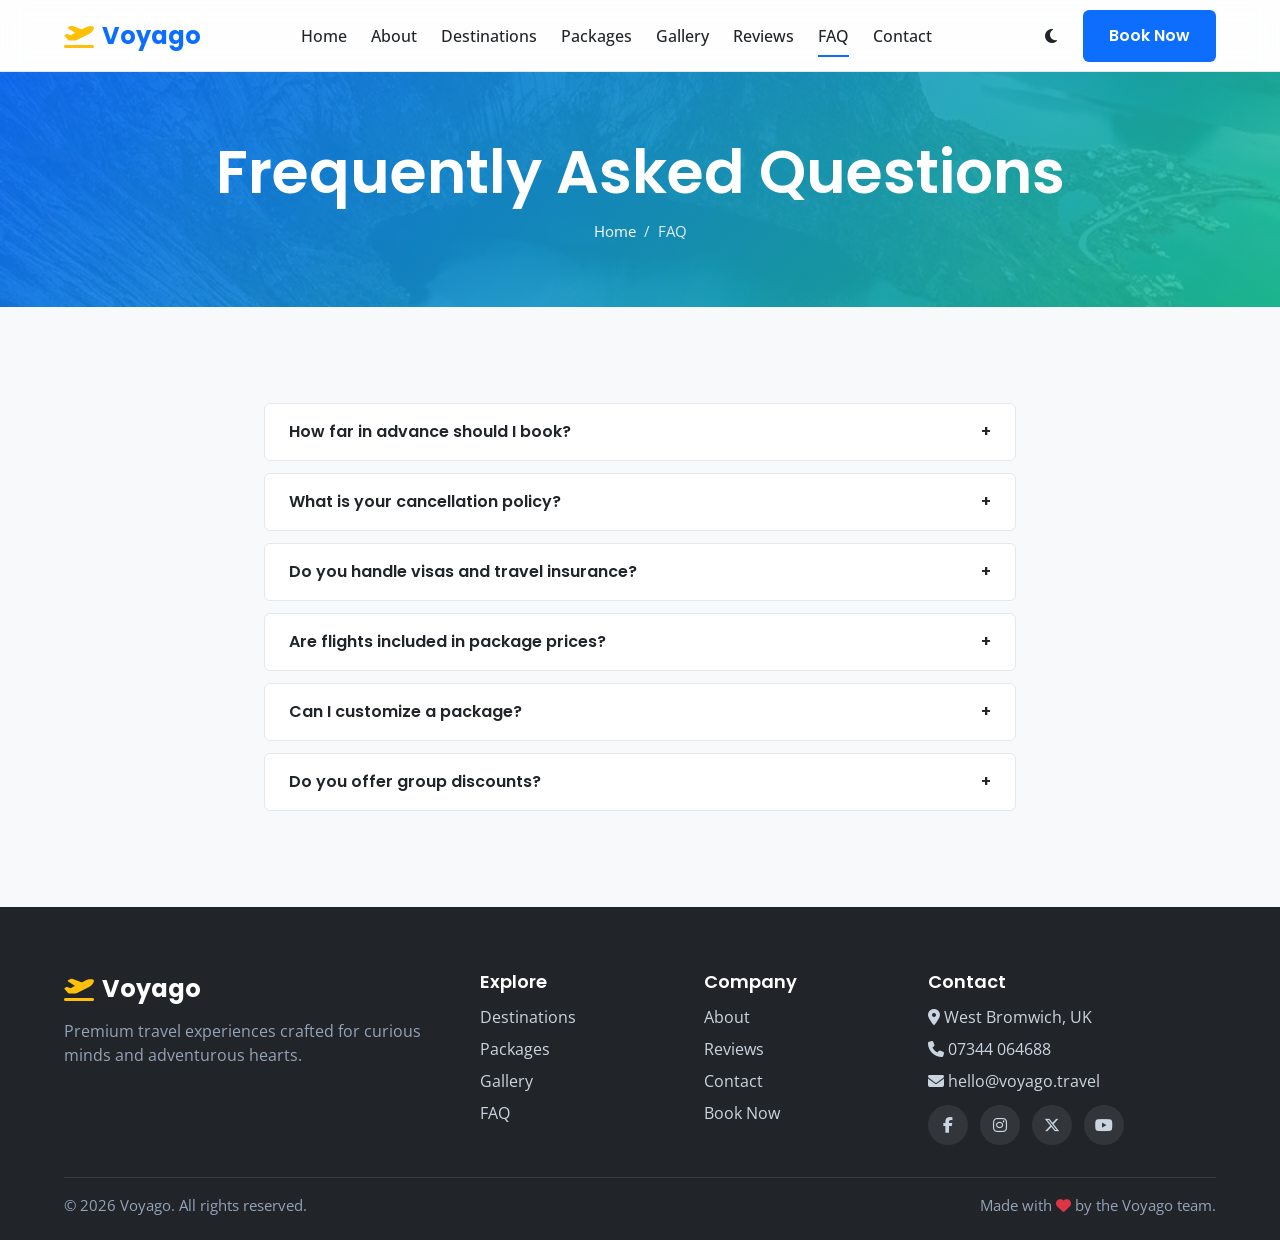
<file: faq.html>
<!DOCTYPE html>
<html lang="en">
<head>
  <meta charset="UTF-8" />
  <meta name="viewport" content="width=device-width, initial-scale=1.0" />
  <meta name="description" content="Frequently asked questions about booking, payments, cancellations and travel with Voyago." />
  <title>FAQ — Voyago</title>
  <link rel="icon" href="assets/favicon/favicon.ico" />
  <link href="https://fonts.googleapis.com/css2?family=Open+Sans:wght@400;500;600&family=Poppins:wght@400;500;600;700&display=swap" rel="stylesheet" />
  <link rel="stylesheet" href="https://cdnjs.cloudflare.com/ajax/libs/font-awesome/6.5.1/css/all.min.css" />
  <link rel="stylesheet" href="assets/css/reset.css" />
  <link rel="stylesheet" href="assets/css/variables.css" />
  <link rel="stylesheet" href="assets/css/style.css" />
  <link rel="stylesheet" href="assets/css/components.css" />
  <link rel="stylesheet" href="assets/css/animations.css" />
  <link rel="stylesheet" href="assets/css/responsive.css" />
</head>
<body>
  <a class="skip-link" href="#main">Skip to main content</a>
  <div class="loader" id="loader" aria-hidden="true"><div class="loader-spinner"></div></div>

  <header class="site-header">
    <div class="container">
      <nav class="nav" aria-label="Primary">
        <a href="index.html" class="brand"><i class="fa-solid fa-plane-departure"></i> Voyago</a>
        <ul class="nav-menu" id="navMenu">
          <li><a href="index.html">Home</a></li>
          <li><a href="about.html">About</a></li>
          <li><a href="destinations.html">Destinations</a></li>
          <li><a href="packages.html">Packages</a></li>
          <li><a href="gallery.html">Gallery</a></li>
          <li><a href="testimonials.html">Reviews</a></li>
          <li><a href="faq.html" class="active">FAQ</a></li>
          <li><a href="contact.html">Contact</a></li>
        </ul>
        <div class="nav-actions">
          <button class="theme-toggle" id="themeToggle" aria-label="Toggle dark mode"><i class="fa-solid fa-moon"></i></button>
          <a href="booking.html" class="btn btn-primary">Book Now</a>
          <button class="nav-toggle" id="navToggle" aria-label="Toggle menu" aria-controls="navMenu" aria-expanded="false"><i class="fa-solid fa-bars"></i></button>
        </div>
      </nav>
    </div>
  </header>

  <main id="main">
    <section class="page-banner">
      <div class="container">
        <h1>Frequently Asked Questions</h1>
        <nav class="breadcrumb"><a href="index.html">Home</a> / <span>FAQ</span></nav>
      </div>
    </section>

    <section class="section">
      <div class="container" style="max-width: 800px;">
        <div class="accordion" id="faqAccordion">
          <div class="accordion-item">
            <button class="accordion-header" aria-expanded="false">How far in advance should I book?<span class="icon">+</span></button>
            <div class="accordion-body"><p>We recommend booking at least 6–8 weeks ahead for international trips and 2–3 weeks for domestic. Peak season fills quickly.</p></div>
          </div>
          <div class="accordion-item">
            <button class="accordion-header" aria-expanded="false">What is your cancellation policy?<span class="icon">+</span></button>
            <div class="accordion-body"><p>Full refund up to 30 days before departure. 50% refund between 15–29 days. No refund within 14 days, but rescheduling may be possible.</p></div>
          </div>
          <div class="accordion-item">
            <button class="accordion-header" aria-expanded="false">Do you handle visas and travel insurance?<span class="icon">+</span></button>
            <div class="accordion-body"><p>We assist with visa documentation and can recommend trusted travel insurance partners. Purchase is the customer's responsibility.</p></div>
          </div>
          <div class="accordion-item">
            <button class="accordion-header" aria-expanded="false">Are flights included in package prices?<span class="icon">+</span></button>
            <div class="accordion-body"><p>Some international packages include flights; each package page states clearly what is and isn't included.</p></div>
          </div>
          <div class="accordion-item">
            <button class="accordion-header" aria-expanded="false">Can I customize a package?<span class="icon">+</span></button>
            <div class="accordion-body"><p>Absolutely. Every trip can be adjusted — dates, hotel tier, activities and pace. Just tell us your ideal trip in the booking form's special requests.</p></div>
          </div>
          <div class="accordion-item">
            <button class="accordion-header" aria-expanded="false">Do you offer group discounts?<span class="icon">+</span></button>
            <div class="accordion-body"><p>Yes — 5% off for groups of 6+, 10% off for 10+. Corporate rates available on request.</p></div>
          </div>
        </div>
      </div>
    </section>
  </main>

  <footer class="site-footer">
    <div class="container">
      <div class="footer-grid">
        <div><div class="brand" style="color:#fff;"><i class="fa-solid fa-plane-departure"></i> Voyago</div><p style="color:#94a3b8; margin-top:var(--sp-3);">Premium travel experiences crafted for curious minds and adventurous hearts.</p></div>
        <div><h4>Explore</h4><ul><li><a href="destinations.html">Destinations</a></li><li><a href="packages.html">Packages</a></li><li><a href="gallery.html">Gallery</a></li><li><a href="faq.html">FAQ</a></li></ul></div>
        <div><h4>Company</h4><ul><li><a href="about.html">About</a></li><li><a href="testimonials.html">Reviews</a></li><li><a href="contact.html">Contact</a></li><li><a href="booking.html">Book Now</a></li></ul></div>
        <div><h4>Contact</h4><ul><li><i class="fa-solid fa-location-dot"></i> West Bromwich, UK</li><li><i class="fa-solid fa-phone"></i> 07344 064688</li><li><i class="fa-solid fa-envelope"></i> hello@voyago.travel</li></ul><div class="socials" style="margin-top:var(--sp-3);"><a href="#" aria-label="Facebook"><i class="fa-brands fa-facebook-f"></i></a><a href="#" aria-label="Instagram"><i class="fa-brands fa-instagram"></i></a><a href="#" aria-label="Twitter"><i class="fa-brands fa-x-twitter"></i></a><a href="#" aria-label="YouTube"><i class="fa-brands fa-youtube"></i></a></div></div>
      </div>
      <div class="footer-bottom"><span>&copy; <span id="year"></span> Voyago. All rights reserved.</span><span>Made with <i class="fa-solid fa-heart" style="color:var(--color-danger);"></i> by the Voyago team.</span></div>
    </div>
  </footer>

  <button class="back-to-top" id="backToTop" aria-label="Back to top"><i class="fa-solid fa-arrow-up"></i></button>

  <script src="assets/jquery/jquery.min.js"></script>
  <script src="assets/js/main.js"></script>
  <script src="assets/js/navbar.js"></script>
  <script src="assets/js/storage.js"></script>
  <script src="assets/js/accessibility.js"></script>
  <script src="assets/jquery/custom.jquery.js"></script>
</body>
</html>
</file>
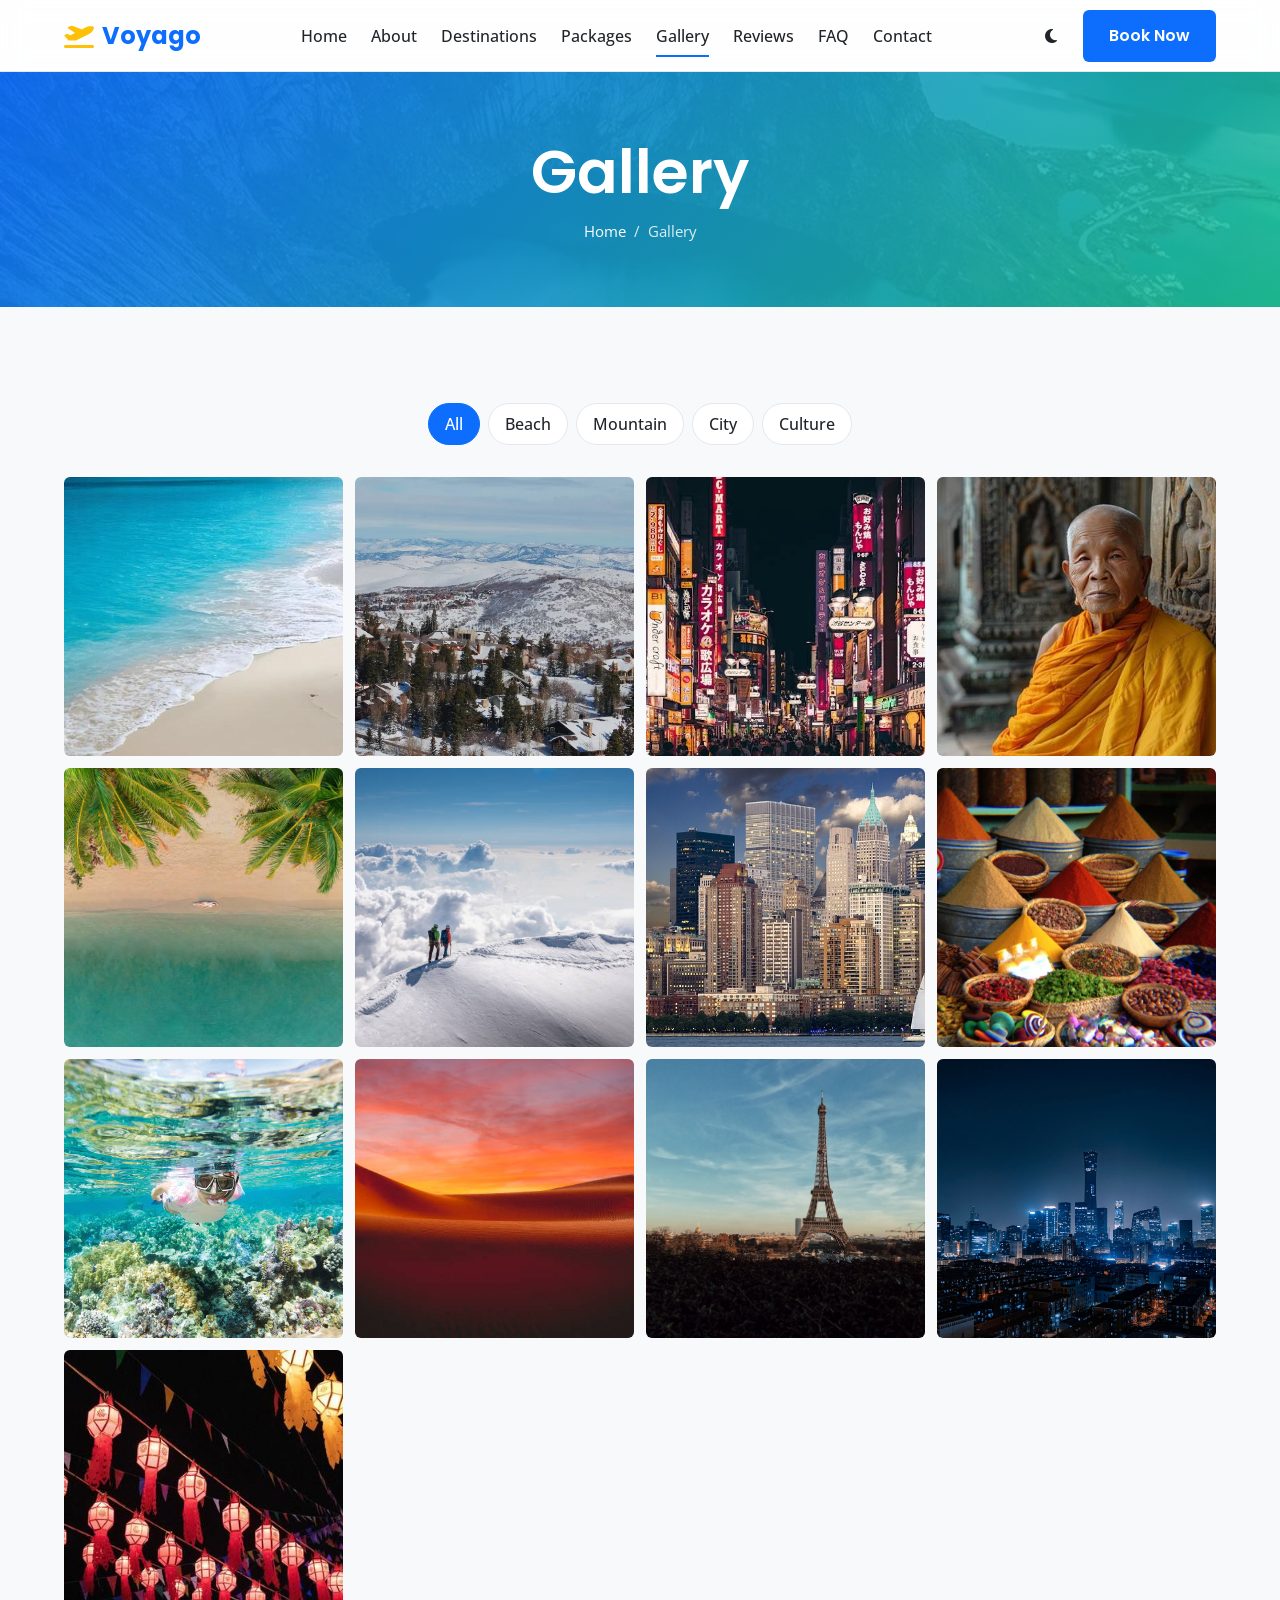
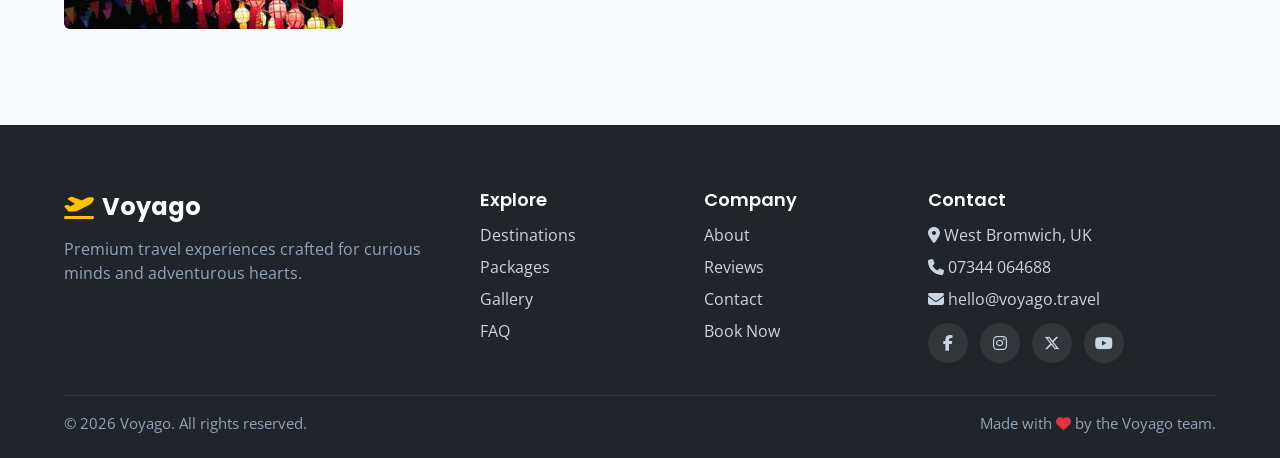
<file: gallery.html>
<!DOCTYPE html>
<html lang="en">
<head>
  <meta charset="UTF-8" />
  <meta name="viewport" content="width=device-width, initial-scale=1.0" />
  <meta name="description" content="Photo gallery from Voyago trips around the world." />
  <title>Gallery — Voyago</title>
  <link rel="icon" href="assets/favicon/favicon.ico" />
  <link href="https://fonts.googleapis.com/css2?family=Open+Sans:wght@400;500;600&family=Poppins:wght@400;500;600;700&display=swap" rel="stylesheet" />
  <link rel="stylesheet" href="https://cdnjs.cloudflare.com/ajax/libs/font-awesome/6.5.1/css/all.min.css" />
  <link rel="stylesheet" href="assets/css/reset.css" />
  <link rel="stylesheet" href="assets/css/variables.css" />
  <link rel="stylesheet" href="assets/css/style.css" />
  <link rel="stylesheet" href="assets/css/components.css" />
  <link rel="stylesheet" href="assets/css/animations.css" />
  <link rel="stylesheet" href="assets/css/responsive.css" />
</head>
<body>
  <a class="skip-link" href="#main">Skip to main content</a>
  <div class="loader" id="loader" aria-hidden="true"><div class="loader-spinner"></div></div>

  <header class="site-header">
    <div class="container">
      <nav class="nav" aria-label="Primary">
        <a href="index.html" class="brand"><i class="fa-solid fa-plane-departure"></i> Voyago</a>
        <ul class="nav-menu" id="navMenu">
          <li><a href="index.html">Home</a></li>
          <li><a href="about.html">About</a></li>
          <li><a href="destinations.html">Destinations</a></li>
          <li><a href="packages.html">Packages</a></li>
          <li><a href="gallery.html" class="active">Gallery</a></li>
          <li><a href="testimonials.html">Reviews</a></li>
          <li><a href="faq.html">FAQ</a></li>
          <li><a href="contact.html">Contact</a></li>
        </ul>
        <div class="nav-actions">
          <button class="theme-toggle" id="themeToggle" aria-label="Toggle dark mode"><i class="fa-solid fa-moon"></i></button>
          <a href="booking.html" class="btn btn-primary">Book Now</a>
          <button class="nav-toggle" id="navToggle" aria-label="Toggle menu" aria-controls="navMenu" aria-expanded="false"><i class="fa-solid fa-bars"></i></button>
        </div>
      </nav>
    </div>
  </header>

  <main id="main">
    <section class="page-banner">
      <div class="container">
        <h1>Gallery</h1>
        <nav class="breadcrumb"><a href="index.html">Home</a> / <span>Gallery</span></nav>
      </div>
    </section>

    <section class="section">
      <div class="container">
        <div class="filter-bar" role="tablist" aria-label="Gallery filters">
          <button class="filter-btn active" data-gfilter="all">All</button>
          <button class="filter-btn" data-gfilter="beach">Beach</button>
          <button class="filter-btn" data-gfilter="mountain">Mountain</button>
          <button class="filter-btn" data-gfilter="city">City</button>
          <button class="filter-btn" data-gfilter="culture">Culture</button>
        </div>

        <div class="gallery-grid" id="galleryGrid">
          <button class="gallery-item" data-cat="beach" data-title="Turquoise Beach" aria-label="Turquoise Beach"><img src="assets/images/gallery/turquoise-beach.jpg" alt="Turquoise beach" loading="lazy"></button>
          <button class="gallery-item" data-cat="mountain" data-title="Alpine Valley" aria-label="Alpine Valley"><img src="assets/images/gallery/alpine-valley.webp" alt="Alpine valley" loading="lazy"></button>
          <button class="gallery-item" data-cat="city" data-title="Tokyo Neon Street" aria-label="Tokyo Neon Street"><img src="assets/images/gallery/tokyo-neon-street.webp" alt="Tokyo neon street" loading="lazy"></button>
          <button class="gallery-item" data-cat="culture" data-title="Buddhist Temple Monk" aria-label="Buddhist Temple Monk"><img src="assets/images/gallery/buddhist-temple-monk.jpg" alt="Buddhist temple monk" loading="lazy"></button>
          <button class="gallery-item" data-cat="beach" data-title="Palm Cove" aria-label="Palm Cove"><img src="assets/images/gallery/palm-cove.jpg" alt="Palm cove" loading="lazy"></button>
          <button class="gallery-item" data-cat="mountain" data-title="Snow Peak" aria-label="Snow Peak"><img src="assets/images/gallery/snow-peak.jpg" alt="Snow peak" loading="lazy"></button>
          <button class="gallery-item" data-cat="city" data-title="New York Skyline" aria-label="New York Skyline"><img src="assets/images/gallery/new-york-skyline.jpg" alt="New York skyline" loading="lazy"></button>
          <button class="gallery-item" data-cat="culture" data-title="Moroccan Market" aria-label="Moroccan Market"><img src="assets/images/gallery/moroccan-market-spices.jpg" alt="Moroccan market spices" loading="lazy"></button>
          <button class="gallery-item" data-cat="beach" data-title="Coral Reef" aria-label="Coral Reef"><img src="assets/images/gallery/coral-reef-snorkel.jpg" alt="Coral reef snorkel" loading="lazy"></button>
          <button class="gallery-item" data-cat="mountain" data-title="Desert Dunes" aria-label="Desert Dunes"><img src="assets/images/gallery/desert-dunes-sunset.jpg" alt="Desert dunes at sunset" loading="lazy"></button>
          <button class="gallery-item" data-cat="city" data-title="Paris Eiffel" aria-label="Paris Eiffel"><img src="assets/images/gallery/paris-eiffel.avif" alt="Paris Eiffel Tower" loading="lazy"></button>
          <button class="gallery-item" data-cat="city" data-title="City Skyline Night" aria-label="City Skyline Night"><img src="assets/images/gallery/city-skyline-night.avif" alt="City skyline at night" loading="lazy"></button>
          <button class="gallery-item" data-cat="culture" data-title="Festival Lanterns" aria-label="Festival Lanterns"><img src="assets/images/gallery/festival-lanterns.jpg" alt="Festival lanterns" loading="lazy"></button>
        </div>
      </div>
    </section>
  </main>

  <div class="lightbox" id="lightbox" role="dialog" aria-modal="true" aria-label="Enlarged image">
    <button class="lightbox-close" id="lightboxClose" aria-label="Close">&times;</button>
    <div id="lightboxContent"></div>
  </div>

  <footer class="site-footer">
    <div class="container">
      <div class="footer-grid">
        <div><div class="brand" style="color:#fff;"><i class="fa-solid fa-plane-departure"></i> Voyago</div><p style="color:#94a3b8; margin-top:var(--sp-3);">Premium travel experiences crafted for curious minds and adventurous hearts.</p></div>
        <div><h4>Explore</h4><ul><li><a href="destinations.html">Destinations</a></li><li><a href="packages.html">Packages</a></li><li><a href="gallery.html">Gallery</a></li><li><a href="faq.html">FAQ</a></li></ul></div>
        <div><h4>Company</h4><ul><li><a href="about.html">About</a></li><li><a href="testimonials.html">Reviews</a></li><li><a href="contact.html">Contact</a></li><li><a href="booking.html">Book Now</a></li></ul></div>
        <div><h4>Contact</h4><ul><li><i class="fa-solid fa-location-dot"></i> West Bromwich, UK</li><li><i class="fa-solid fa-phone"></i> 07344 064688</li><li><i class="fa-solid fa-envelope"></i> hello@voyago.travel</li></ul><div class="socials" style="margin-top:var(--sp-3);"><a href="#" aria-label="Facebook"><i class="fa-brands fa-facebook-f"></i></a><a href="#" aria-label="Instagram"><i class="fa-brands fa-instagram"></i></a><a href="#" aria-label="Twitter"><i class="fa-brands fa-x-twitter"></i></a><a href="#" aria-label="YouTube"><i class="fa-brands fa-youtube"></i></a></div></div>
      </div>
      <div class="footer-bottom"><span>&copy; <span id="year"></span> Voyago. All rights reserved.</span><span>Made with <i class="fa-solid fa-heart" style="color:var(--color-danger);"></i> by the Voyago team.</span></div>
    </div>
  </footer>

  <button class="back-to-top" id="backToTop" aria-label="Back to top"><i class="fa-solid fa-arrow-up"></i></button>

  <script src="assets/jquery/jquery.min.js"></script>
  <script src="assets/js/main.js"></script>
  <script src="assets/js/navbar.js"></script>
  <script src="assets/js/gallery.js"></script>
  <script src="assets/js/storage.js"></script>
  <script src="assets/js/accessibility.js"></script>
  <script src="assets/jquery/custom.jquery.js"></script>
</body>
</html>
</file>
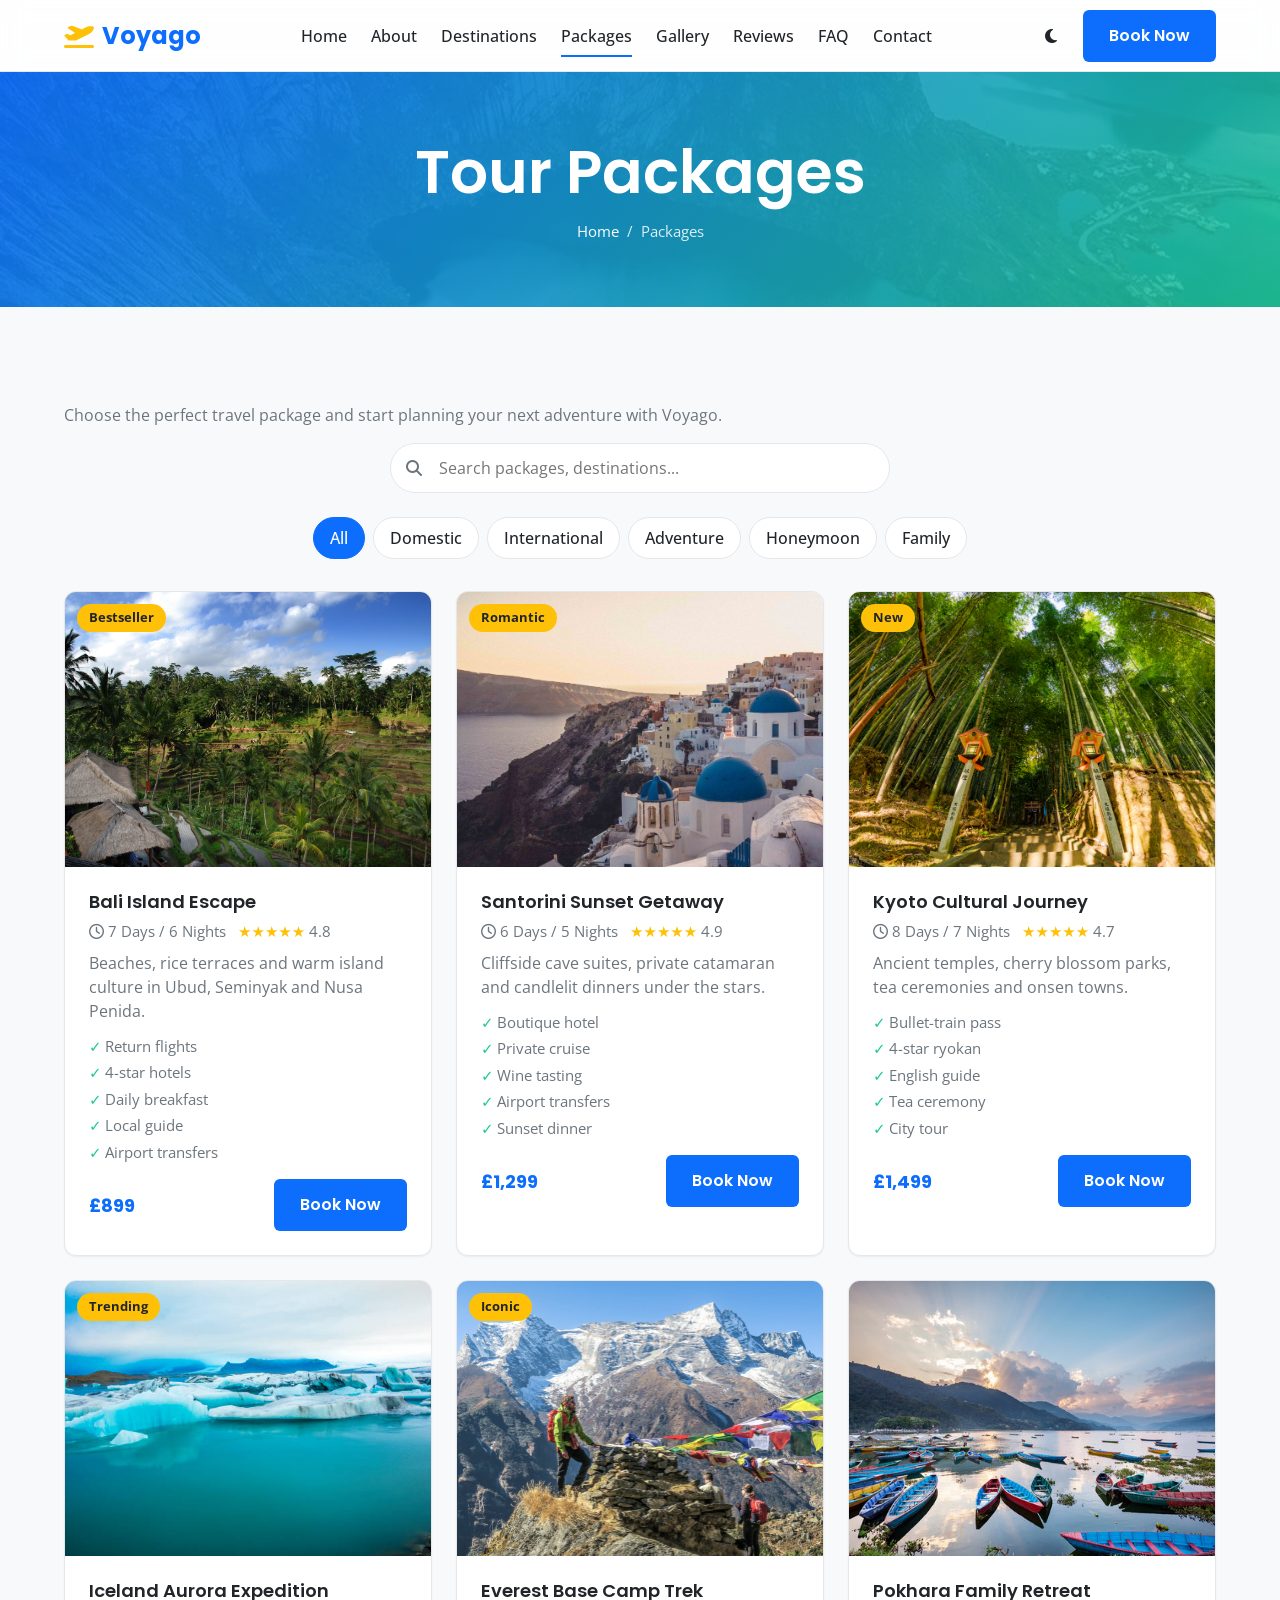
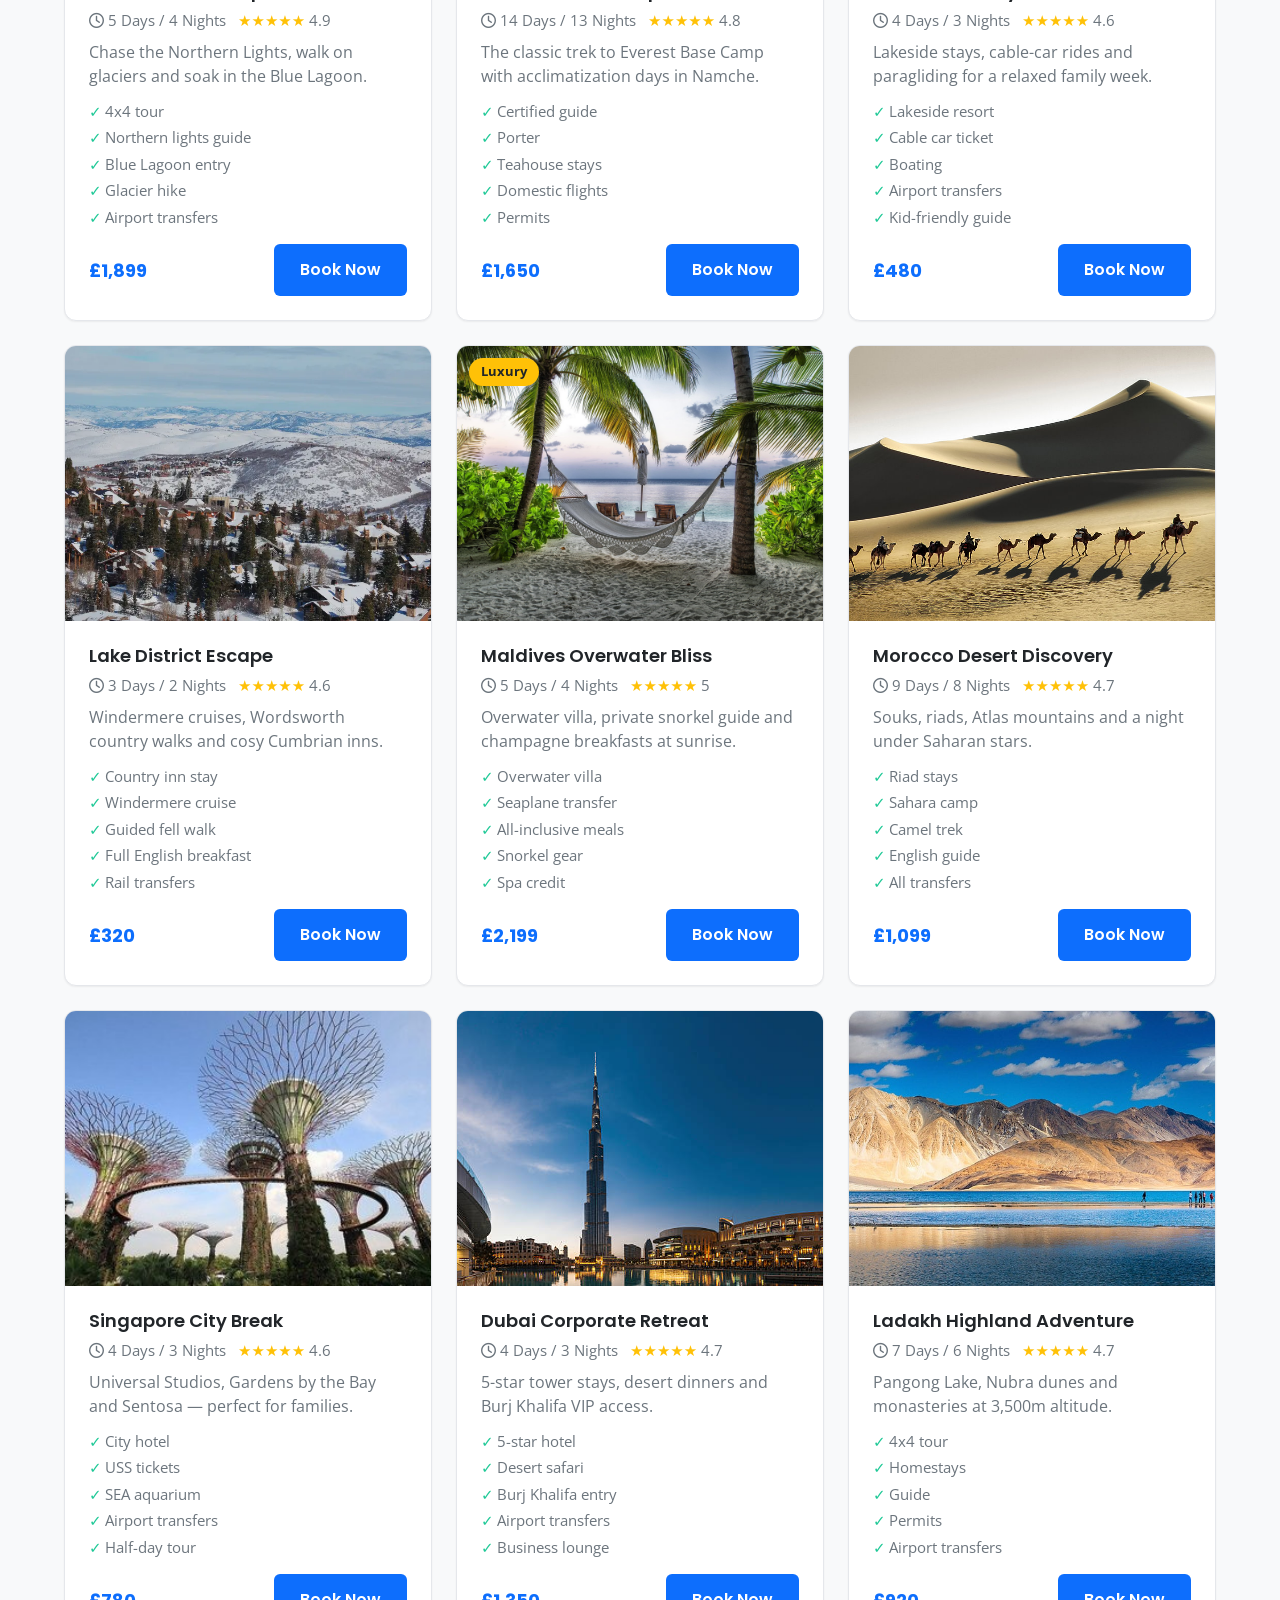
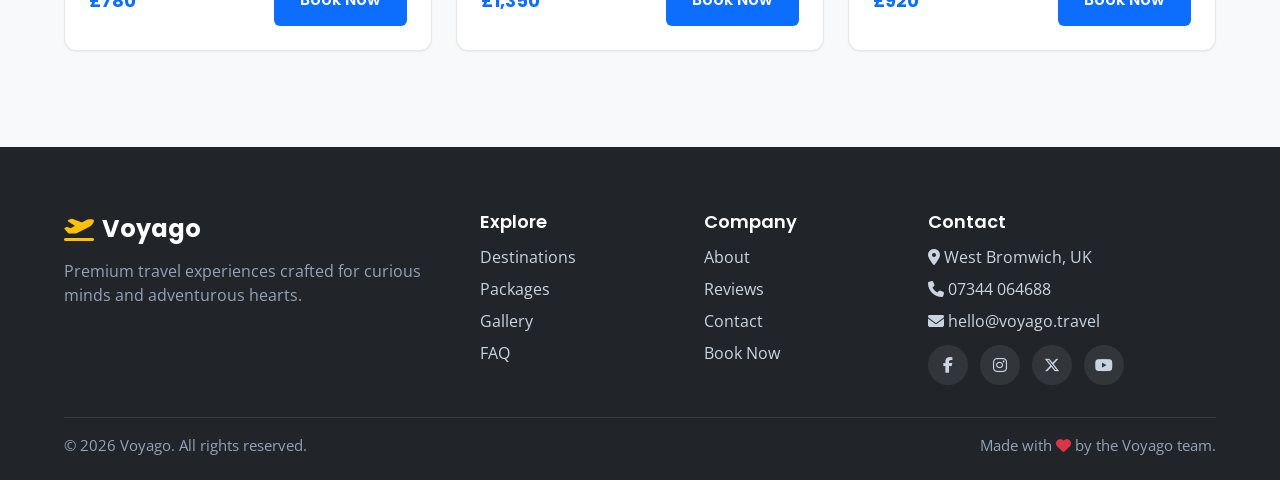
<file: packages.html>
<!DOCTYPE html>
<html lang="en">
<head>
  <meta charset="UTF-8" />
  <meta name="viewport" content="width=device-width, initial-scale=1.0" />
  <meta name="description" content="Voyago travel packages — filter by domestic, international, adventure, honeymoon and family." />
  <title>Packages — Voyago</title>
  <link rel="icon" href="assets/favicon/favicon.ico" />
  <link href="https://fonts.googleapis.com/css2?family=Open+Sans:wght@400;500;600&family=Poppins:wght@400;500;600;700&display=swap" rel="stylesheet" />
  <link rel="stylesheet" href="https://cdnjs.cloudflare.com/ajax/libs/font-awesome/6.5.1/css/all.min.css" />
  <link rel="stylesheet" href="assets/css/reset.css" />
  <link rel="stylesheet" href="assets/css/variables.css" />
  <link rel="stylesheet" href="assets/css/style.css" />
  <link rel="stylesheet" href="assets/css/components.css" />
  <link rel="stylesheet" href="assets/css/animations.css" />
  <link rel="stylesheet" href="assets/css/responsive.css" />
</head>
<body>
  <a class="skip-link" href="#main">Skip to main content</a>
  <div class="loader" id="loader" aria-hidden="true"><div class="loader-spinner"></div></div>

  <header class="site-header">
    <div class="container">
      <nav class="nav" aria-label="Primary">
        <a href="index.html" class="brand"><i class="fa-solid fa-plane-departure"></i> Voyago</a>
        <ul class="nav-menu" id="navMenu">
          <li><a href="index.html">Home</a></li>
          <li><a href="about.html">About</a></li>
          <li><a href="destinations.html">Destinations</a></li>
          <li><a href="packages.html" class="active">Packages</a></li>
          <li><a href="gallery.html">Gallery</a></li>
          <li><a href="testimonials.html">Reviews</a></li>
          <li><a href="faq.html">FAQ</a></li>
          <li><a href="contact.html">Contact</a></li>
        </ul>
        <div class="nav-actions">
          <button class="theme-toggle" id="themeToggle" aria-label="Toggle dark mode"><i class="fa-solid fa-moon"></i></button>
          <a href="booking.html" class="btn btn-primary">Book Now</a>
          <button class="nav-toggle" id="navToggle" aria-label="Toggle menu" aria-controls="navMenu" aria-expanded="false"><i class="fa-solid fa-bars"></i></button>
        </div>
      </nav>
    </div>
  </header>

  <main id="main">
    <section class="page-banner">
      <div class="container">
        <h1>Tour Packages</h1>
        <nav class="breadcrumb"><a href="index.html">Home</a> / <span>Packages</span></nav>
      </div>
    </section>

    <section class="section">
      <div class="container">
        <p style="margin-bottom: var(--sp-4);">Choose the perfect travel package and start planning your next adventure with Voyago.</p>
        <div class="search-box">
          <i class="fa-solid fa-magnifying-glass" aria-hidden="true"></i>
          <label for="pkgSearch" style="position:absolute;left:-9999px;">Search packages</label>
          <input id="pkgSearch" type="search" placeholder="Search packages, destinations..." />
        </div>

        <div class="filter-bar" role="tablist" aria-label="Package filters">
          <button class="filter-btn active" data-filter="all" role="tab" aria-selected="true">All</button>
          <button class="filter-btn" data-filter="domestic" role="tab">Domestic</button>
          <button class="filter-btn" data-filter="international" role="tab">International</button>
          <button class="filter-btn" data-filter="adventure" role="tab">Adventure</button>
          <button class="filter-btn" data-filter="honeymoon" role="tab">Honeymoon</button>
          <button class="filter-btn" data-filter="family" role="tab">Family</button>
        </div>

        <div class="grid-3" id="packagesGrid" aria-live="polite">
          <!-- injected by packages.js -->
        </div>
        <p id="pkgEmpty" style="text-align:center; margin-top:var(--sp-6); display:none;">No packages match your search.</p>
      </div>
    </section>
  </main>

  <footer class="site-footer">
    <div class="container">
      <div class="footer-grid">
        <div><div class="brand" style="color:#fff;"><i class="fa-solid fa-plane-departure"></i> Voyago</div><p style="color:#94a3b8; margin-top:var(--sp-3);">Premium travel experiences crafted for curious minds and adventurous hearts.</p></div>
        <div><h4>Explore</h4><ul><li><a href="destinations.html">Destinations</a></li><li><a href="packages.html">Packages</a></li><li><a href="gallery.html">Gallery</a></li><li><a href="faq.html">FAQ</a></li></ul></div>
        <div><h4>Company</h4><ul><li><a href="about.html">About</a></li><li><a href="testimonials.html">Reviews</a></li><li><a href="contact.html">Contact</a></li><li><a href="booking.html">Book Now</a></li></ul></div>
        <div><h4>Contact</h4><ul><li><i class="fa-solid fa-location-dot"></i> West Bromwich, UK</li><li><i class="fa-solid fa-phone"></i> 07344 064688</li><li><i class="fa-solid fa-envelope"></i> hello@voyago.travel</li></ul><div class="socials" style="margin-top:var(--sp-3);"><a href="#" aria-label="Facebook"><i class="fa-brands fa-facebook-f"></i></a><a href="#" aria-label="Instagram"><i class="fa-brands fa-instagram"></i></a><a href="#" aria-label="Twitter"><i class="fa-brands fa-x-twitter"></i></a><a href="#" aria-label="YouTube"><i class="fa-brands fa-youtube"></i></a></div></div>
      </div>
      <div class="footer-bottom"><span>&copy; <span id="year"></span> Voyago. All rights reserved.</span><span>Made with <i class="fa-solid fa-heart" style="color:var(--color-danger);"></i> by the Voyago team.</span></div>
    </div>
  </footer>

  <button class="back-to-top" id="backToTop" aria-label="Back to top"><i class="fa-solid fa-arrow-up"></i></button>

  <script src="assets/jquery/jquery.min.js"></script>
  <script src="assets/js/main.js"></script>
  <script src="assets/js/navbar.js"></script>
  <script src="assets/js/packages.js"></script>
  <script src="assets/js/storage.js"></script>
  <script src="assets/js/accessibility.js"></script>
  <script src="assets/jquery/custom.jquery.js"></script>
</body>
</html>
</file>
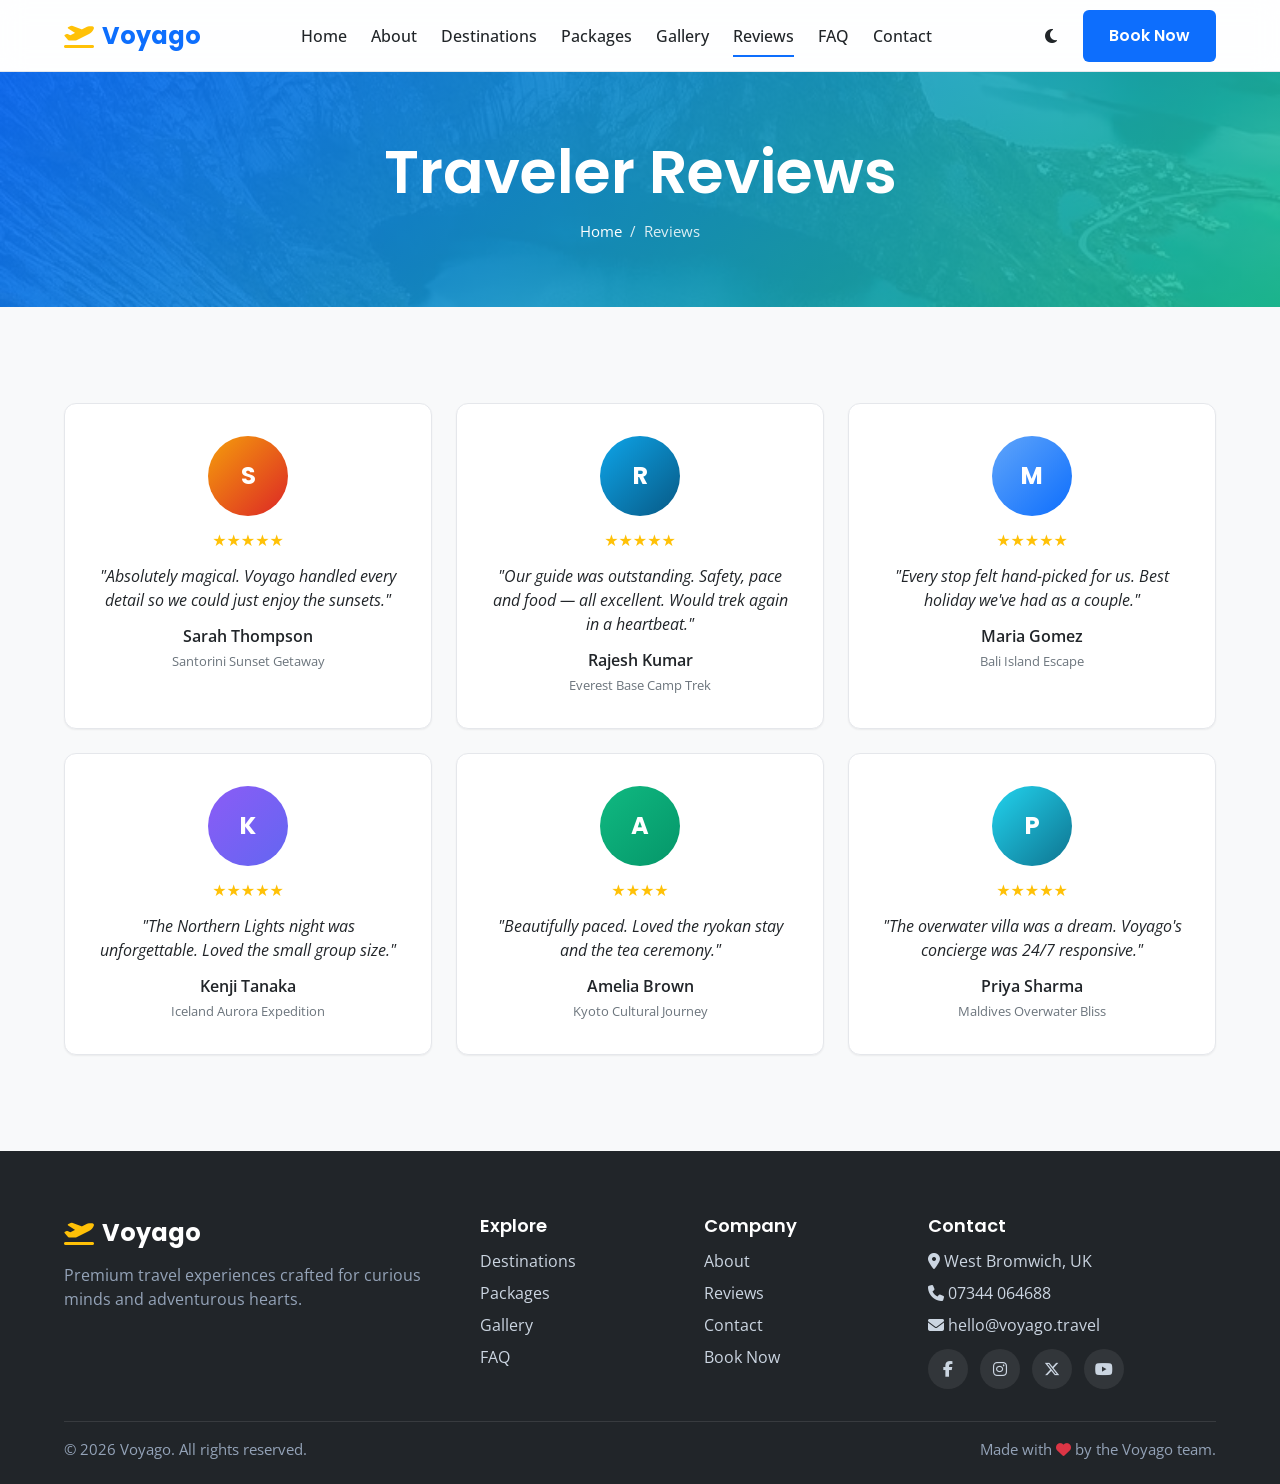
<file: testimonials.html>
<!DOCTYPE html>
<html lang="en">
<head>
  <meta charset="UTF-8" />
  <meta name="viewport" content="width=device-width, initial-scale=1.0" />
  <meta name="description" content="Traveler reviews and stories from Voyago customers." />
  <title>Reviews — Voyago</title>
  <link rel="icon" href="assets/favicon/favicon.ico" />
  <link href="https://fonts.googleapis.com/css2?family=Open+Sans:wght@400;500;600&family=Poppins:wght@400;500;600;700&display=swap" rel="stylesheet" />
  <link rel="stylesheet" href="https://cdnjs.cloudflare.com/ajax/libs/font-awesome/6.5.1/css/all.min.css" />
  <link rel="stylesheet" href="assets/css/reset.css" />
  <link rel="stylesheet" href="assets/css/variables.css" />
  <link rel="stylesheet" href="assets/css/style.css" />
  <link rel="stylesheet" href="assets/css/components.css" />
  <link rel="stylesheet" href="assets/css/animations.css" />
  <link rel="stylesheet" href="assets/css/responsive.css" />
</head>
<body>
  <a class="skip-link" href="#main">Skip to main content</a>
  <div class="loader" id="loader" aria-hidden="true"><div class="loader-spinner"></div></div>

  <header class="site-header">
    <div class="container">
      <nav class="nav" aria-label="Primary">
        <a href="index.html" class="brand"><i class="fa-solid fa-plane-departure"></i> Voyago</a>
        <ul class="nav-menu" id="navMenu">
          <li><a href="index.html">Home</a></li>
          <li><a href="about.html">About</a></li>
          <li><a href="destinations.html">Destinations</a></li>
          <li><a href="packages.html">Packages</a></li>
          <li><a href="gallery.html">Gallery</a></li>
          <li><a href="testimonials.html" class="active">Reviews</a></li>
          <li><a href="faq.html">FAQ</a></li>
          <li><a href="contact.html">Contact</a></li>
        </ul>
        <div class="nav-actions">
          <button class="theme-toggle" id="themeToggle" aria-label="Toggle dark mode"><i class="fa-solid fa-moon"></i></button>
          <a href="booking.html" class="btn btn-primary">Book Now</a>
          <button class="nav-toggle" id="navToggle" aria-label="Toggle menu" aria-controls="navMenu" aria-expanded="false"><i class="fa-solid fa-bars"></i></button>
        </div>
      </nav>
    </div>
  </header>

  <main id="main">
    <section class="page-banner">
      <div class="container">
        <h1>Traveler Reviews</h1>
        <nav class="breadcrumb"><a href="index.html">Home</a> / <span>Reviews</span></nav>
      </div>
    </section>

    <section class="section">
      <div class="container">
        <div class="grid-3 stagger" id="testimonialsGrid">
          <!-- injected -->
        </div>
      </div>
    </section>
  </main>

  <footer class="site-footer">
    <div class="container">
      <div class="footer-grid">
        <div><div class="brand" style="color:#fff;"><i class="fa-solid fa-plane-departure"></i> Voyago</div><p style="color:#94a3b8; margin-top:var(--sp-3);">Premium travel experiences crafted for curious minds and adventurous hearts.</p></div>
        <div><h4>Explore</h4><ul><li><a href="destinations.html">Destinations</a></li><li><a href="packages.html">Packages</a></li><li><a href="gallery.html">Gallery</a></li><li><a href="faq.html">FAQ</a></li></ul></div>
        <div><h4>Company</h4><ul><li><a href="about.html">About</a></li><li><a href="testimonials.html">Reviews</a></li><li><a href="contact.html">Contact</a></li><li><a href="booking.html">Book Now</a></li></ul></div>
        <div><h4>Contact</h4><ul><li><i class="fa-solid fa-location-dot"></i> West Bromwich, UK</li><li><i class="fa-solid fa-phone"></i> 07344 064688</li><li><i class="fa-solid fa-envelope"></i> hello@voyago.travel</li></ul><div class="socials" style="margin-top:var(--sp-3);"><a href="#" aria-label="Facebook"><i class="fa-brands fa-facebook-f"></i></a><a href="#" aria-label="Instagram"><i class="fa-brands fa-instagram"></i></a><a href="#" aria-label="Twitter"><i class="fa-brands fa-x-twitter"></i></a><a href="#" aria-label="YouTube"><i class="fa-brands fa-youtube"></i></a></div></div>
      </div>
      <div class="footer-bottom"><span>&copy; <span id="year"></span> Voyago. All rights reserved.</span><span>Made with <i class="fa-solid fa-heart" style="color:var(--color-danger);"></i> by the Voyago team.</span></div>
    </div>
  </footer>

  <button class="back-to-top" id="backToTop" aria-label="Back to top"><i class="fa-solid fa-arrow-up"></i></button>

  <script src="assets/jquery/jquery.min.js"></script>
  <script src="assets/js/main.js"></script>
  <script src="assets/js/navbar.js"></script>
  <script src="assets/js/packages.js"></script>
  <script src="assets/js/storage.js"></script>
  <script src="assets/js/accessibility.js"></script>
  <script src="assets/jquery/custom.jquery.js"></script>
</body>
</html>
</file>
<file: assets/css/variables.css>
:root {
  /* Colors */
  --color-primary: #0D6EFD;
  --color-primary-dark: #0a58ca;
  --color-secondary: #20C997;
  --color-accent: #FFC107;
  --color-bg: #F8F9FA;
  --color-surface: #FFFFFF;
  --color-dark: #212529;
  --color-muted: #6c757d;
  --color-border: #e5e7eb;
  --color-success: #198754;
  --color-danger: #dc3545;

  /* Typography */
  --font-heading: 'Poppins', system-ui, sans-serif;
  --font-body: 'Open Sans', system-ui, sans-serif;
  --fs-xs: 0.8125rem;
  --fs-sm: 0.9375rem;
  --fs-base: 1rem;
  --fs-lg: 1.125rem;
  --fs-xl: 1.5rem;
  --fs-2xl: 2rem;
  --fs-3xl: 2.75rem;
  --fs-hero: clamp(2rem, 5vw, 3.75rem);

  /* Spacing */
  --sp-1: 0.25rem;
  --sp-2: 0.5rem;
  --sp-3: 0.75rem;
  --sp-4: 1rem;
  --sp-5: 1.5rem;
  --sp-6: 2rem;
  --sp-8: 3rem;
  --sp-10: 4rem;
  --sp-12: 6rem;

  /* Layout */
  --container: 1200px;
  --radius-sm: 6px;
  --radius: 12px;
  --radius-lg: 20px;

  /* Shadow */
  --shadow-sm: 0 1px 2px rgba(0,0,0,.06);
  --shadow: 0 6px 16px rgba(15,23,42,.08);
  --shadow-lg: 0 20px 40px rgba(15,23,42,.15);

  /* Motion */
  --ease: cubic-bezier(.2,.7,.2,1);
  --dur: 240ms;

  /* Header */
  --header-h: 72px;
}

/* Dark mode */
[data-theme="dark"] {
  --color-bg: #0f1419;
  --color-surface: #1a2029;
  --color-dark: #f1f5f9;
  --color-muted: #94a3b8;
  --color-border: #2a3441;
  --shadow: 0 6px 16px rgba(0,0,0,.4);
  --shadow-lg: 0 20px 40px rgba(0,0,0,.5);
}
</file>
<file: assets/css/style.css>
/* Base layout & typography */
body {
  font-family: var(--font-body);
  font-size: var(--fs-base);
  color: var(--color-dark);
  background: var(--color-bg);
  transition: background var(--dur) var(--ease), color var(--dur) var(--ease);
}

h1, h2, h3, h4, h5, h6 {
  font-family: var(--font-heading);
  line-height: 1.2;
  font-weight: 600;
  color: var(--color-dark);
}

h1 { font-size: var(--fs-hero); }
h2 { font-size: var(--fs-3xl); }
h3 { font-size: var(--fs-2xl); }
h4 { font-size: var(--fs-xl); }

p { color: var(--color-muted); }

a { color: var(--color-primary); transition: color var(--dur) var(--ease); }
a:hover { color: var(--color-primary-dark); }

.container {
  width: 100%;
  max-width: var(--container);
  margin-inline: auto;
  padding-inline: var(--sp-5);
}

.section {
  padding-block: var(--sp-12);
}

.section-title {
  text-align: center;
  margin-bottom: var(--sp-3);
}

.section-lead {
  text-align: center;
  max-width: 640px;
  margin: 0 auto var(--sp-8);
}

.skip-link {
  position: absolute;
  left: -9999px;
  top: 0;
  background: var(--color-primary);
  color: #fff;
  padding: var(--sp-3) var(--sp-4);
  z-index: 999;
}
.skip-link:focus { left: var(--sp-4); top: var(--sp-4); }

/* Header */
.site-header {
  position: sticky;
  top: 0;
  z-index: 100;
  background: rgba(255,255,255,.85);
  backdrop-filter: saturate(180%) blur(12px);
  border-bottom: 1px solid var(--color-border);
  height: var(--header-h);
  display: flex;
  align-items: center;
}
[data-theme="dark"] .site-header { background: rgba(26,32,41,.85); }

.nav {
  display: flex;
  align-items: center;
  justify-content: space-between;
  gap: var(--sp-4);
  width: 100%;
}

.brand {
  display: inline-flex;
  align-items: center;
  gap: var(--sp-2);
  font-family: var(--font-heading);
  font-weight: 700;
  font-size: var(--fs-xl);
  color: var(--color-primary);
}
.brand i { color: var(--color-accent); }

.nav-menu {
  display: flex;
  align-items: center;
  gap: var(--sp-5);
}

.nav-menu a {
  color: var(--color-dark);
  font-weight: 500;
  padding: var(--sp-2) 0;
  position: relative;
}
.nav-menu a::after {
  content: '';
  position: absolute;
  left: 0; right: 0; bottom: -2px;
  height: 2px;
  background: var(--color-primary);
  transform: scaleX(0);
  transform-origin: left;
  transition: transform var(--dur) var(--ease);
}
.nav-menu a:hover::after,
.nav-menu a.active::after { transform: scaleX(1); }

.nav-actions {
  display: flex;
  align-items: center;
  gap: var(--sp-3);
}

.nav-toggle {
  display: none;
  width: 40px;
  height: 40px;
  border-radius: var(--radius-sm);
  color: var(--color-dark);
}

/* Hero */
.hero {
  position: relative;
  min-height: calc(100vh - var(--header-h));
  display: grid;
  place-items: center;
  color: #fff;
  overflow: hidden;
  isolation: isolate;
}
.hero::before {
  content: '';
  position: absolute; inset: 0;
  background: linear-gradient(135deg, rgba(13,110,253,.55), rgba(32,201,151,.45)),
              url('../images/hero/travel-landscape-wide.jpg') center/cover no-repeat;
  z-index: -1;
}
.hero-inner {
  text-align: center;
  max-width: 800px;
  padding-inline: var(--sp-5);
}
.hero h1 { color: #fff; margin-bottom: var(--sp-4); }
.hero p { color: rgba(255,255,255,.9); font-size: var(--fs-lg); margin-bottom: var(--sp-6); }
.hero-actions { display: flex; gap: var(--sp-3); justify-content: center; flex-wrap: wrap; }

/* Slider */
.slider {
  position: relative;
  width: 100%;
  height: 100%;
}
.slide {
  position: absolute; inset: 0;
  opacity: 0;
  transition: opacity 800ms var(--ease);
  display: grid;
  place-items: center;
  color: #fff;
  padding: var(--sp-6);
  text-align: center;
}
.slide.active { opacity: 1; }
.slider-dots {
  position: absolute;
  bottom: var(--sp-6);
  left: 50%;
  transform: translateX(-50%);
  display: flex;
  gap: var(--sp-2);
  z-index: 2;
}
.slider-dot {
  width: 12px; height: 12px;
  border-radius: 50%;
  background: rgba(255,255,255,.4);
  transition: background var(--dur) var(--ease);
}
.slider-dot.active { background: #fff; }

/* Stats */
.stats-grid {
  display: grid;
  grid-template-columns: repeat(4, 1fr);
  gap: var(--sp-5);
  text-align: center;
}
.stat .num {
  font-family: var(--font-heading);
  font-size: 3rem;
  font-weight: 700;
  color: var(--color-primary);
  display: block;
}

/* Grid layouts */
.grid-3 { display: grid; grid-template-columns: repeat(3, 1fr); gap: var(--sp-5); }
.grid-4 { display: grid; grid-template-columns: repeat(4, 1fr); gap: var(--sp-5); }
.grid-2 { display: grid; grid-template-columns: repeat(2, 1fr); gap: var(--sp-6); }

/* Footer */
.site-footer {
  background: var(--color-dark);
  color: #cbd5e1;
  padding-block: var(--sp-10) var(--sp-5);
}
[data-theme="dark"] .site-footer { background: #0a0f14; }
.footer-grid {
  display: grid;
  grid-template-columns: 2fr 1fr 1fr 1.5fr;
  gap: var(--sp-6);
  margin-bottom: var(--sp-6);
}
.footer-grid h4 { color: #fff; margin-bottom: var(--sp-3); font-size: var(--fs-lg); }
.footer-grid a { color: #cbd5e1; }
.footer-grid a:hover { color: var(--color-accent); }
.footer-grid ul li { margin-bottom: var(--sp-2); }
.footer-bottom {
  border-top: 1px solid rgba(255,255,255,.1);
  padding-top: var(--sp-4);
  display: flex;
  justify-content: space-between;
  flex-wrap: wrap;
  gap: var(--sp-3);
  color: #94a3b8;
  font-size: var(--fs-sm);
}
.socials { display: flex; gap: var(--sp-3); }
.socials a {
  width: 40px; height: 40px;
  border-radius: 50%;
  background: rgba(255,255,255,.08);
  display: grid;
  place-items: center;
  transition: background var(--dur) var(--ease);
}
.socials a:hover { background: var(--color-primary); color: #fff; }

/* Page banner */
.page-banner {
  padding-block: var(--sp-10);
  text-align: center;
  background: linear-gradient(135deg, rgba(13,110,253,.9), rgba(32,201,151,.85)),
              url('../images/backgrounds/banner.jpg') center/cover no-repeat;
  color: #fff;
}
.page-banner h1 { color: #fff; }
.page-banner .breadcrumb {
  display: inline-flex;
  gap: var(--sp-2);
  margin-top: var(--sp-3);
  color: rgba(255,255,255,.85);
  font-size: var(--fs-sm);
}
.page-banner .breadcrumb a { color: #fff; }
</file>
<file: assets/css/components.css>
/* Buttons */
.btn {
  display: inline-flex;
  align-items: center;
  justify-content: center;
  gap: var(--sp-2);
  padding: var(--sp-3) var(--sp-5);
  border-radius: var(--radius-sm);
  font-weight: 600;
  font-family: var(--font-heading);
  transition: transform var(--dur) var(--ease), background var(--dur) var(--ease), box-shadow var(--dur) var(--ease);
  cursor: pointer;
  border: 2px solid transparent;
  text-align: center;
}
.btn-primary { background: var(--color-primary); color: #fff; }
.btn-primary:hover { background: var(--color-primary-dark); color: #fff; transform: translateY(-2px); box-shadow: var(--shadow); }
.btn-secondary { background: var(--color-secondary); color: #fff; }
.btn-secondary:hover { background: #17a37b; color: #fff; transform: translateY(-2px); }
.btn-outline { background: transparent; color: currentColor; border-color: currentColor; }
.btn-outline:hover { background: currentColor; color: var(--color-primary); }
.btn-ghost { background: transparent; color: var(--color-primary); }
.btn-ghost:hover { background: rgba(13,110,253,.1); }
.btn-lg { padding: var(--sp-4) var(--sp-6); font-size: var(--fs-lg); }
.btn-block { width: 100%; }

/* Cards */
.card {
  background: var(--color-surface);
  border-radius: var(--radius);
  overflow: hidden;
  box-shadow: var(--shadow-sm);
  transition: transform var(--dur) var(--ease), box-shadow var(--dur) var(--ease);
  border: 1px solid var(--color-border);
}
.card:hover { transform: translateY(-6px); box-shadow: var(--shadow-lg); }
.card-media { position: relative; aspect-ratio: 4/3; overflow: hidden; }
.card-media img { width: 100%; height: 100%; object-fit: cover; transition: transform 500ms var(--ease); }
.card:hover .card-media img { transform: scale(1.06); }
.card-body { padding: var(--sp-5); }
.card-title { font-size: var(--fs-lg); margin-bottom: var(--sp-2); }
.card-meta { display: flex; justify-content: space-between; align-items: center; margin-top: var(--sp-4); }
.card-price { color: var(--color-primary); font-weight: 700; font-family: var(--font-heading); font-size: var(--fs-lg); }
.card-tag {
  position: absolute; top: var(--sp-3); left: var(--sp-3);
  background: var(--color-accent);
  color: var(--color-dark);
  padding: var(--sp-1) var(--sp-3);
  border-radius: 999px;
  font-size: var(--fs-xs);
  font-weight: 700;
}

/* Package card extras */
.pkg-rating { color: var(--color-accent); font-size: var(--fs-sm); }
.pkg-duration { color: var(--color-muted); font-size: var(--fs-sm); }
.pkg-includes { margin: var(--sp-3) 0; }
.pkg-includes li { font-size: var(--fs-sm); color: var(--color-muted); padding-left: var(--sp-4); position: relative; margin-bottom: var(--sp-1); }
.pkg-includes li::before { content: '\2713'; color: var(--color-secondary); position: absolute; left: 0; font-weight: 700; }

/* Filters */
.filter-bar {
  display: flex;
  gap: var(--sp-2);
  justify-content: center;
  flex-wrap: wrap;
  margin-bottom: var(--sp-6);
}
.filter-btn {
  padding: var(--sp-2) var(--sp-4);
  border-radius: 999px;
  background: var(--color-surface);
  border: 1px solid var(--color-border);
  color: var(--color-dark);
  font-weight: 500;
  transition: all var(--dur) var(--ease);
}
.filter-btn:hover { border-color: var(--color-primary); color: var(--color-primary); }
.filter-btn.active { background: var(--color-primary); color: #fff; border-color: var(--color-primary); }

/* Forms */
.form { display: grid; gap: var(--sp-4); }
.form-row { display: grid; grid-template-columns: 1fr 1fr; gap: var(--sp-4); }
.field { display: grid; gap: var(--sp-2); }
.field label { font-weight: 500; font-size: var(--fs-sm); }
.field label .req { color: var(--color-danger); }
.field input, .field select, .field textarea {
  padding: var(--sp-3) var(--sp-4);
  border: 1px solid var(--color-border);
  border-radius: var(--radius-sm);
  background: var(--color-surface);
  color: var(--color-dark);
  transition: border-color var(--dur) var(--ease), box-shadow var(--dur) var(--ease);
}
.field input:focus, .field select:focus, .field textarea:focus {
  outline: none;
  border-color: var(--color-primary);
  box-shadow: 0 0 0 3px rgba(13,110,253,.15);
}
.field textarea { min-height: 120px; resize: vertical; }
.field .error {
  color: var(--color-danger);
  font-size: var(--fs-xs);
  min-height: 1rem;
}
.field.invalid input, .field.invalid select, .field.invalid textarea {
  border-color: var(--color-danger);
}

/* Alerts */
.alert {
  padding: var(--sp-4) var(--sp-5);
  border-radius: var(--radius-sm);
  border-left: 4px solid;
  margin-bottom: var(--sp-4);
}
.alert-success { background: rgba(25,135,84,.1); border-color: var(--color-success); color: var(--color-success); }
.alert-error { background: rgba(220,53,69,.1); border-color: var(--color-danger); color: var(--color-danger); }

/* Booking summary */
.booking-summary {
  background: var(--color-surface);
  border-radius: var(--radius);
  padding: var(--sp-5);
  border: 1px solid var(--color-border);
  box-shadow: var(--shadow-sm);
}
.booking-summary h3 { margin-bottom: var(--sp-4); }
.booking-summary dl {
  display: grid;
  grid-template-columns: 1fr 2fr;
  gap: var(--sp-2) var(--sp-4);
}
.booking-summary dt { font-weight: 600; color: var(--color-muted); }
.booking-summary dd { color: var(--color-dark); }

/* Accordion (FAQ) */
.accordion { display: grid; gap: var(--sp-3); }
.accordion-item {
  background: var(--color-surface);
  border: 1px solid var(--color-border);
  border-radius: var(--radius-sm);
  overflow: hidden;
}
.accordion-header {
  width: 100%;
  padding: var(--sp-4) var(--sp-5);
  display: flex;
  justify-content: space-between;
  align-items: center;
  font-weight: 600;
  font-family: var(--font-heading);
  color: var(--color-dark);
  background: transparent;
  text-align: left;
}
.accordion-header .icon { transition: transform var(--dur) var(--ease); }
.accordion-item.open .accordion-header .icon { transform: rotate(45deg); }
.accordion-body { padding: 0 var(--sp-5) var(--sp-5); display: none; color: var(--color-muted); }

/* Gallery */
.gallery-grid {
  display: grid;
  grid-template-columns: repeat(4, 1fr);
  gap: var(--sp-3);
}
.gallery-item {
  position: relative;
  overflow: hidden;
  border-radius: var(--radius-sm);
  aspect-ratio: 1;
  cursor: pointer;
}
.gallery-item img {
  width: 100%; height: 100%;
  object-fit: cover;
  transition: transform 500ms var(--ease);
}
.gallery-item:hover img { transform: scale(1.1); }
.gallery-item::after {
  content: '\f00e';
  font-family: 'Font Awesome 6 Free';
  font-weight: 900;
  position: absolute;
  inset: 0;
  display: grid;
  place-items: center;
  color: #fff;
  background: rgba(13,110,253,.6);
  opacity: 0;
  transition: opacity var(--dur) var(--ease);
}
.gallery-item:hover::after { opacity: 1; }

/* Lightbox */
.lightbox {
  position: fixed;
  inset: 0;
  background: rgba(0,0,0,.9);
  display: none;
  place-items: center;
  z-index: 1000;
  padding: var(--sp-5);
}
.lightbox.open { display: grid; }
.lightbox img { max-width: 90vw; max-height: 90vh; border-radius: var(--radius-sm); }
.lightbox-close {
  position: absolute;
  top: var(--sp-5); right: var(--sp-5);
  color: #fff;
  font-size: 2rem;
}

/* Testimonials */
.testimonial-card {
  background: var(--color-surface);
  border-radius: var(--radius);
  padding: var(--sp-6);
  box-shadow: var(--shadow-sm);
  text-align: center;
  border: 1px solid var(--color-border);
}
.testimonial-avatar {
  width: 80px; height: 80px;
  border-radius: 50%;
  object-fit: cover;
  margin: 0 auto var(--sp-3);
}
.testimonial-quote { font-style: italic; margin-block: var(--sp-3); color: var(--color-dark); }
.testimonial-author { font-weight: 600; }
.testimonial-rating { color: var(--color-accent); }

/* Newsletter */
.newsletter {
  background: linear-gradient(135deg, var(--color-primary), var(--color-secondary));
  color: #fff;
  padding: var(--sp-8);
  border-radius: var(--radius-lg);
  text-align: center;
}
.newsletter h2 { color: #fff; }
.newsletter p { color: rgba(255,255,255,.9); margin-bottom: var(--sp-5); }
.newsletter-form {
  display: flex;
  gap: var(--sp-2);
  max-width: 500px;
  margin: 0 auto;
}
.newsletter-form input {
  flex: 1;
  padding: var(--sp-3) var(--sp-4);
  border-radius: var(--radius-sm);
  border: none;
  color: var(--color-dark);
}

/* Back to top */
.back-to-top {
  position: fixed;
  bottom: var(--sp-5);
  right: var(--sp-5);
  width: 48px; height: 48px;
  border-radius: 50%;
  background: var(--color-primary);
  color: #fff;
  display: grid;
  place-items: center;
  box-shadow: var(--shadow);
  opacity: 0;
  visibility: hidden;
  transform: translateY(20px);
  transition: all var(--dur) var(--ease);
  z-index: 90;
}
.back-to-top.visible { opacity: 1; visibility: visible; transform: translateY(0); }

/* Loading */
.loader {
  position: fixed; inset: 0;
  background: var(--color-bg);
  display: grid;
  place-items: center;
  z-index: 9999;
  transition: opacity 400ms var(--ease), visibility 400ms var(--ease);
}
.loader.hidden { opacity: 0; visibility: hidden; }
.loader-spinner {
  width: 60px; height: 60px;
  border: 4px solid var(--color-border);
  border-top-color: var(--color-primary);
  border-radius: 50%;
  animation: spin 1s linear infinite;
}

/* Theme toggle button */
.theme-toggle {
  width: 40px; height: 40px;
  border-radius: 50%;
  color: var(--color-dark);
  background: transparent;
  display: grid;
  place-items: center;
  transition: background var(--dur) var(--ease);
}
.theme-toggle:hover { background: rgba(0,0,0,.05); }
[data-theme="dark"] .theme-toggle:hover { background: rgba(255,255,255,.08); }

/* Modal */
.modal {
  position: fixed; inset: 0;
  background: rgba(0,0,0,.6);
  display: none;
  place-items: center;
  z-index: 1000;
  padding: var(--sp-5);
}
.modal.open { display: grid; }
.modal-body {
  background: var(--color-surface);
  border-radius: var(--radius);
  padding: var(--sp-6);
  max-width: 500px;
  width: 100%;
  text-align: center;
}
.modal-body i.success { color: var(--color-success); font-size: 3rem; margin-bottom: var(--sp-3); }
.modal-close { position: absolute; top: var(--sp-4); right: var(--sp-4); color: #fff; font-size: 1.5rem; }

/* Search */
.search-box {
  position: relative;
  max-width: 500px;
  margin: 0 auto var(--sp-5);
}
.search-box input {
  width: 100%;
  padding: var(--sp-3) var(--sp-4) var(--sp-3) var(--sp-8);
  border-radius: 999px;
  border: 1px solid var(--color-border);
  background: var(--color-surface);
}
.search-box i {
  position: absolute;
  left: var(--sp-4);
  top: 50%;
  transform: translateY(-50%);
  color: var(--color-muted);
}

/* Team */
.team-card {
  text-align: center;
  padding: var(--sp-5);
  background: var(--color-surface);
  border-radius: var(--radius);
  box-shadow: var(--shadow-sm);
}
.team-avatar {
  width: 140px; height: 140px;
  border-radius: 50%;
  object-fit: cover;
  margin: 0 auto var(--sp-3);
}
.team-role { color: var(--color-primary); font-size: var(--fs-sm); font-weight: 600; }

/* Map placeholder */
.map-embed {
  width: 100%;
  aspect-ratio: 16/9;
  background: linear-gradient(135deg, #e0e7ff, #dbeafe);
  border-radius: var(--radius);
  display: grid;
  place-items: center;
  color: var(--color-muted);
  border: 1px solid var(--color-border);
}
</file>
<file: assets/css/animations.css>
/* Keyframes */
@keyframes spin { to { transform: rotate(360deg); } }

@keyframes fadeInUp {
  from { opacity: 0; transform: translateY(30px); }
  to { opacity: 1; transform: translateY(0); }
}

@keyframes fadeIn {
  from { opacity: 0; }
  to { opacity: 1; }
}

@keyframes slideInLeft {
  from { opacity: 0; transform: translateX(-40px); }
  to { opacity: 1; transform: translateX(0); }
}

@keyframes slideInRight {
  from { opacity: 0; transform: translateX(40px); }
  to { opacity: 1; transform: translateX(0); }
}

@keyframes float {
  0%, 100% { transform: translateY(0); }
  50% { transform: translateY(-10px); }
}

@keyframes pulse {
  0%, 100% { transform: scale(1); }
  50% { transform: scale(1.05); }
}

/* Scroll reveal */
.reveal {
  opacity: 0;
  transform: translateY(30px);
  transition: opacity 700ms var(--ease), transform 700ms var(--ease);
}
.reveal.in-view {
  opacity: 1;
  transform: translateY(0);
}
.reveal.left { transform: translateX(-30px); }
.reveal.left.in-view { transform: translateX(0); }
.reveal.right { transform: translateX(30px); }
.reveal.right.in-view { transform: translateX(0); }

/* Utility animations */
.animate-fadeInUp { animation: fadeInUp 700ms var(--ease) both; }
.animate-fadeIn { animation: fadeIn 700ms var(--ease) both; }
.animate-float { animation: float 3s ease-in-out infinite; }
.animate-pulse { animation: pulse 2s ease-in-out infinite; }

/* Stagger children */
.stagger > * { animation: fadeInUp 700ms var(--ease) both; }
.stagger > *:nth-child(1) { animation-delay: 0ms; }
.stagger > *:nth-child(2) { animation-delay: 100ms; }
.stagger > *:nth-child(3) { animation-delay: 200ms; }
.stagger > *:nth-child(4) { animation-delay: 300ms; }
.stagger > *:nth-child(5) { animation-delay: 400ms; }
.stagger > *:nth-child(6) { animation-delay: 500ms; }

/* Reduced motion */
@media (prefers-reduced-motion: reduce) {
  *, *::before, *::after {
    animation-duration: 0.01ms !important;
    animation-iteration-count: 1 !important;
    transition-duration: 0.01ms !important;
    scroll-behavior: auto !important;
  }
}
</file>
<file: assets/css/responsive.css>
/* Laptop */
@media (max-width: 1199px) {
  .container { padding-inline: var(--sp-4); }
  .grid-4 { grid-template-columns: repeat(3, 1fr); }
  .gallery-grid { grid-template-columns: repeat(3, 1fr); }
  .footer-grid { grid-template-columns: 2fr 1fr 1fr; }
  .footer-grid > *:last-child { grid-column: 1 / -1; }
}

/* Tablet */
@media (max-width: 991px) {
  :root { --fs-3xl: 2.25rem; --fs-2xl: 1.75rem; }
  .stats-grid { grid-template-columns: repeat(2, 1fr); }
  .grid-3, .grid-4 { grid-template-columns: repeat(2, 1fr); }
  .gallery-grid { grid-template-columns: repeat(3, 1fr); }
  .section { padding-block: var(--sp-10); }
  .nav-toggle { display: grid; place-items: center; }
  .nav-menu {
    position: fixed;
    top: var(--header-h);
    right: 0;
    height: calc(100vh - var(--header-h));
    width: min(80vw, 320px);
    background: var(--color-surface);
    flex-direction: column;
    align-items: flex-start;
    padding: var(--sp-6);
    gap: var(--sp-3);
    box-shadow: var(--shadow-lg);
    transform: translateX(100%);
    transition: transform 300ms var(--ease);
    display: flex;
  }
  .nav-menu.open { transform: translateX(0); }
  .nav-menu a { width: 100%; padding: var(--sp-3) 0; border-bottom: 1px solid var(--color-border); }
  .nav-menu a::after { display: none; }
}

/* Mobile */
@media (max-width: 767px) {
  :root { --header-h: 64px; --fs-3xl: 2rem; }
  .grid-2, .grid-3, .grid-4 { grid-template-columns: 1fr; }
  .form-row { grid-template-columns: 1fr; }
  .gallery-grid { grid-template-columns: repeat(2, 1fr); }
  .footer-grid { grid-template-columns: 1fr; }
  .footer-grid > *:last-child { grid-column: auto; }
  .footer-bottom { justify-content: center; text-align: center; }
  .hero { min-height: 80vh; }
  .newsletter-form { flex-direction: column; }
  .booking-summary dl { grid-template-columns: 1fr; }
  .stats-grid { grid-template-columns: 1fr 1fr; }
}

/* Small mobile */
@media (max-width: 575px) {
  .container { padding-inline: var(--sp-3); }
  .section { padding-block: var(--sp-8); }
  .gallery-grid { grid-template-columns: 1fr 1fr; gap: var(--sp-2); }
  .hero-actions { flex-direction: column; }
  .hero-actions .btn { width: 100%; }
  .stat .num { font-size: 2.25rem; }
  .brand { font-size: var(--fs-lg); }
}

@media (max-width: 360px) {
  :root { --fs-hero: 1.75rem; --fs-3xl: 1.5rem; }
  .btn { padding: var(--sp-2) var(--sp-4); }
}
</file>
